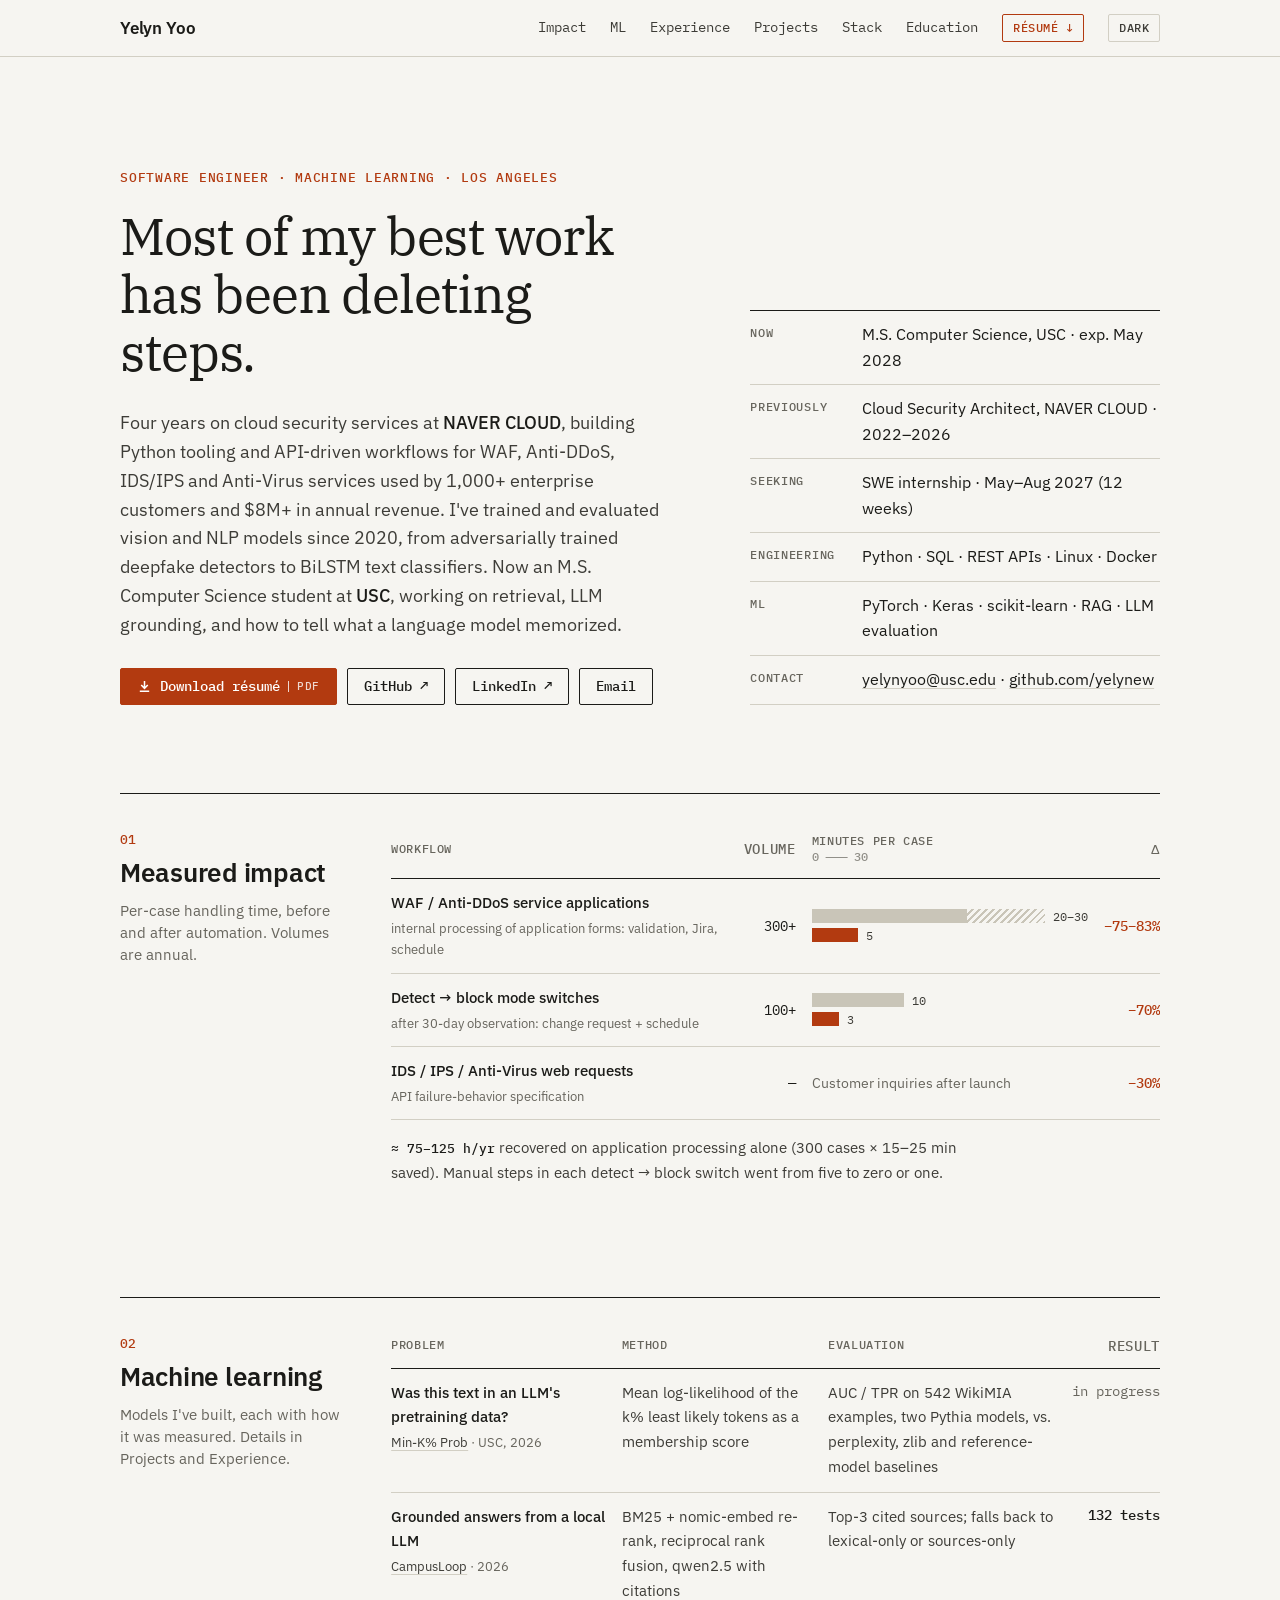
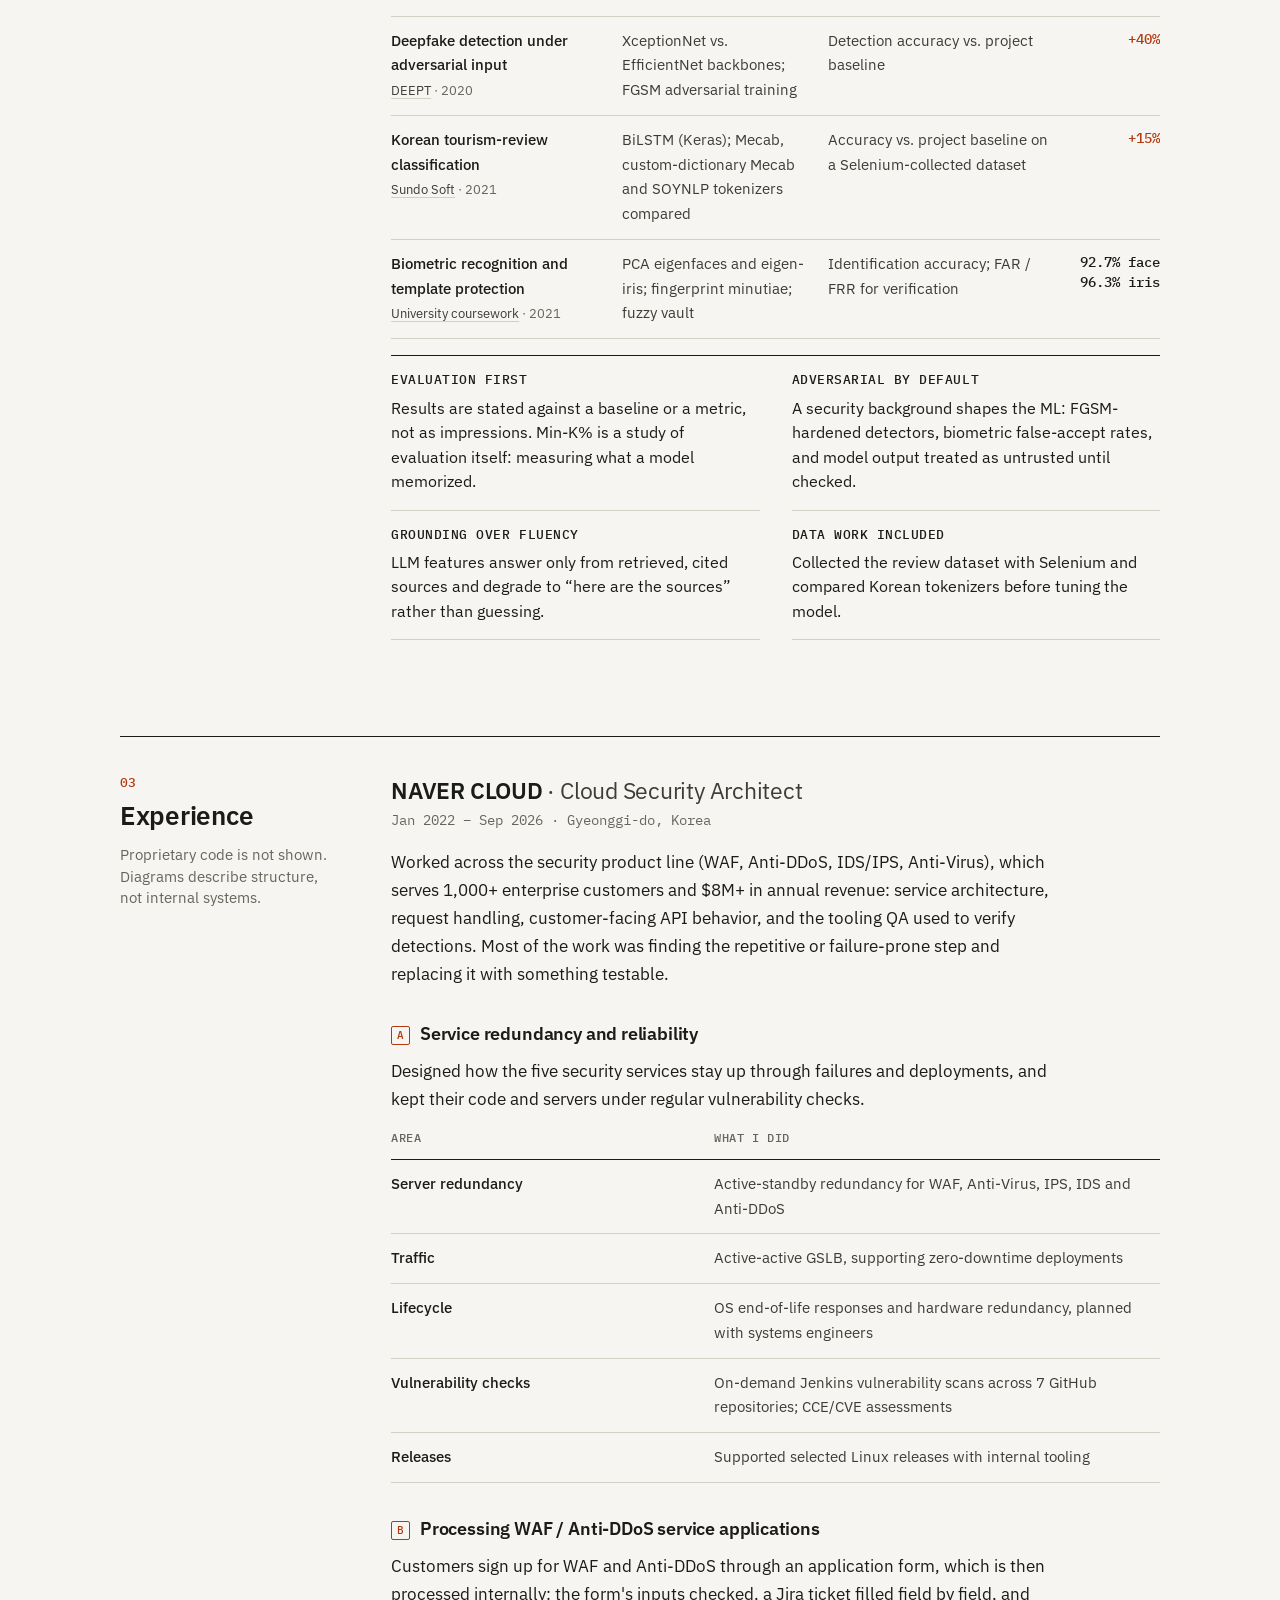
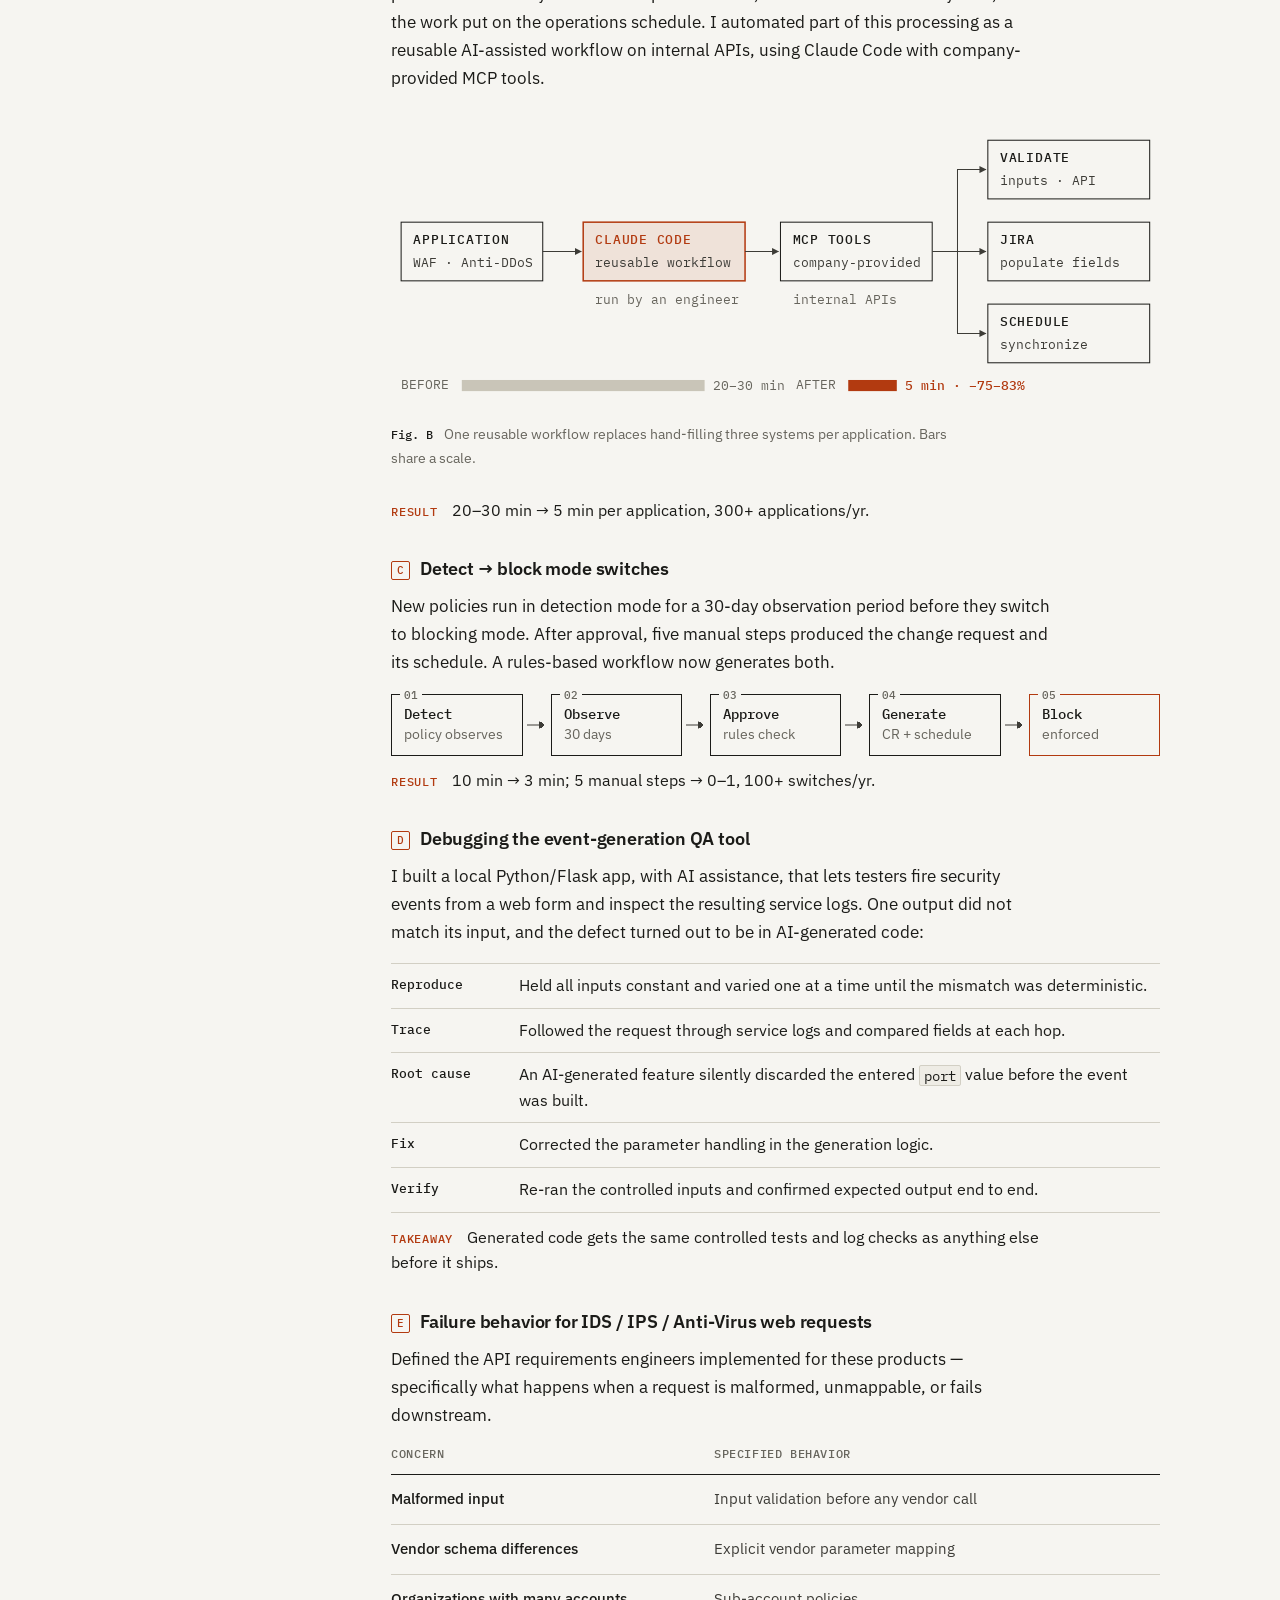
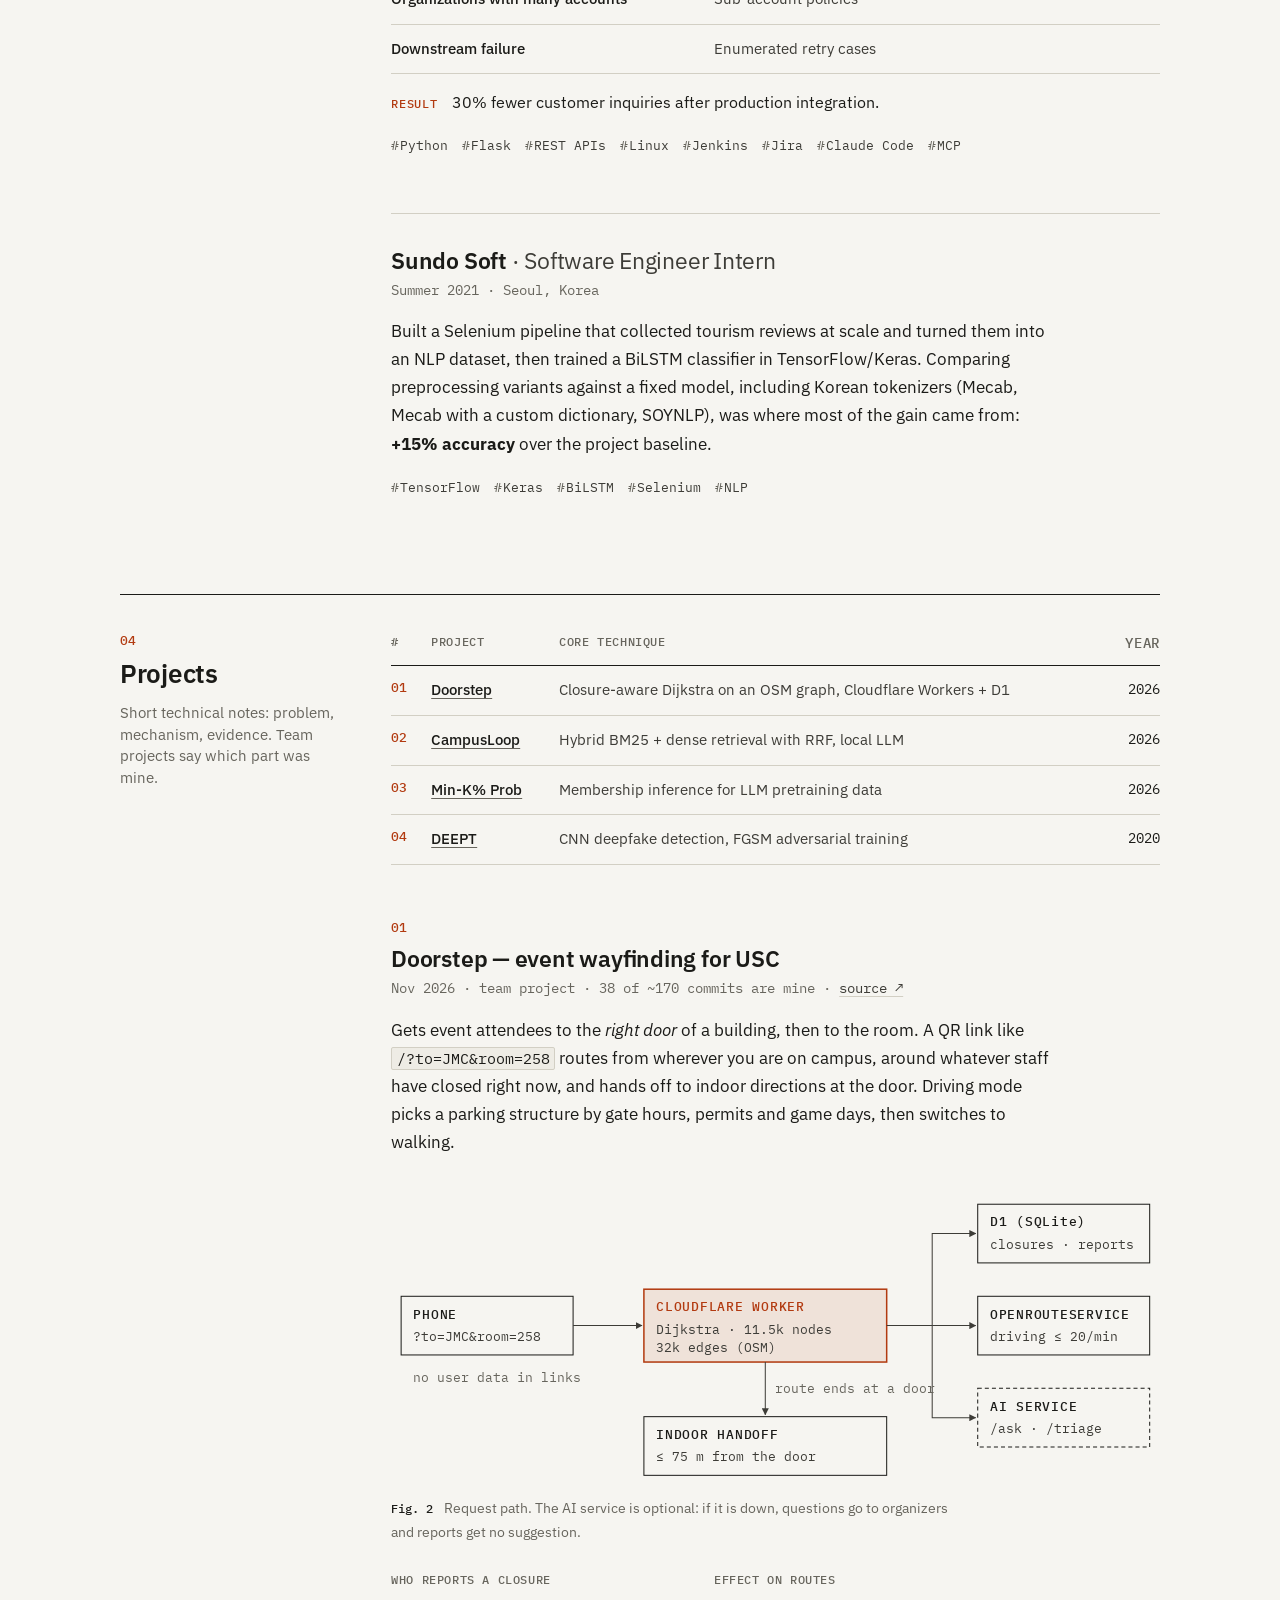
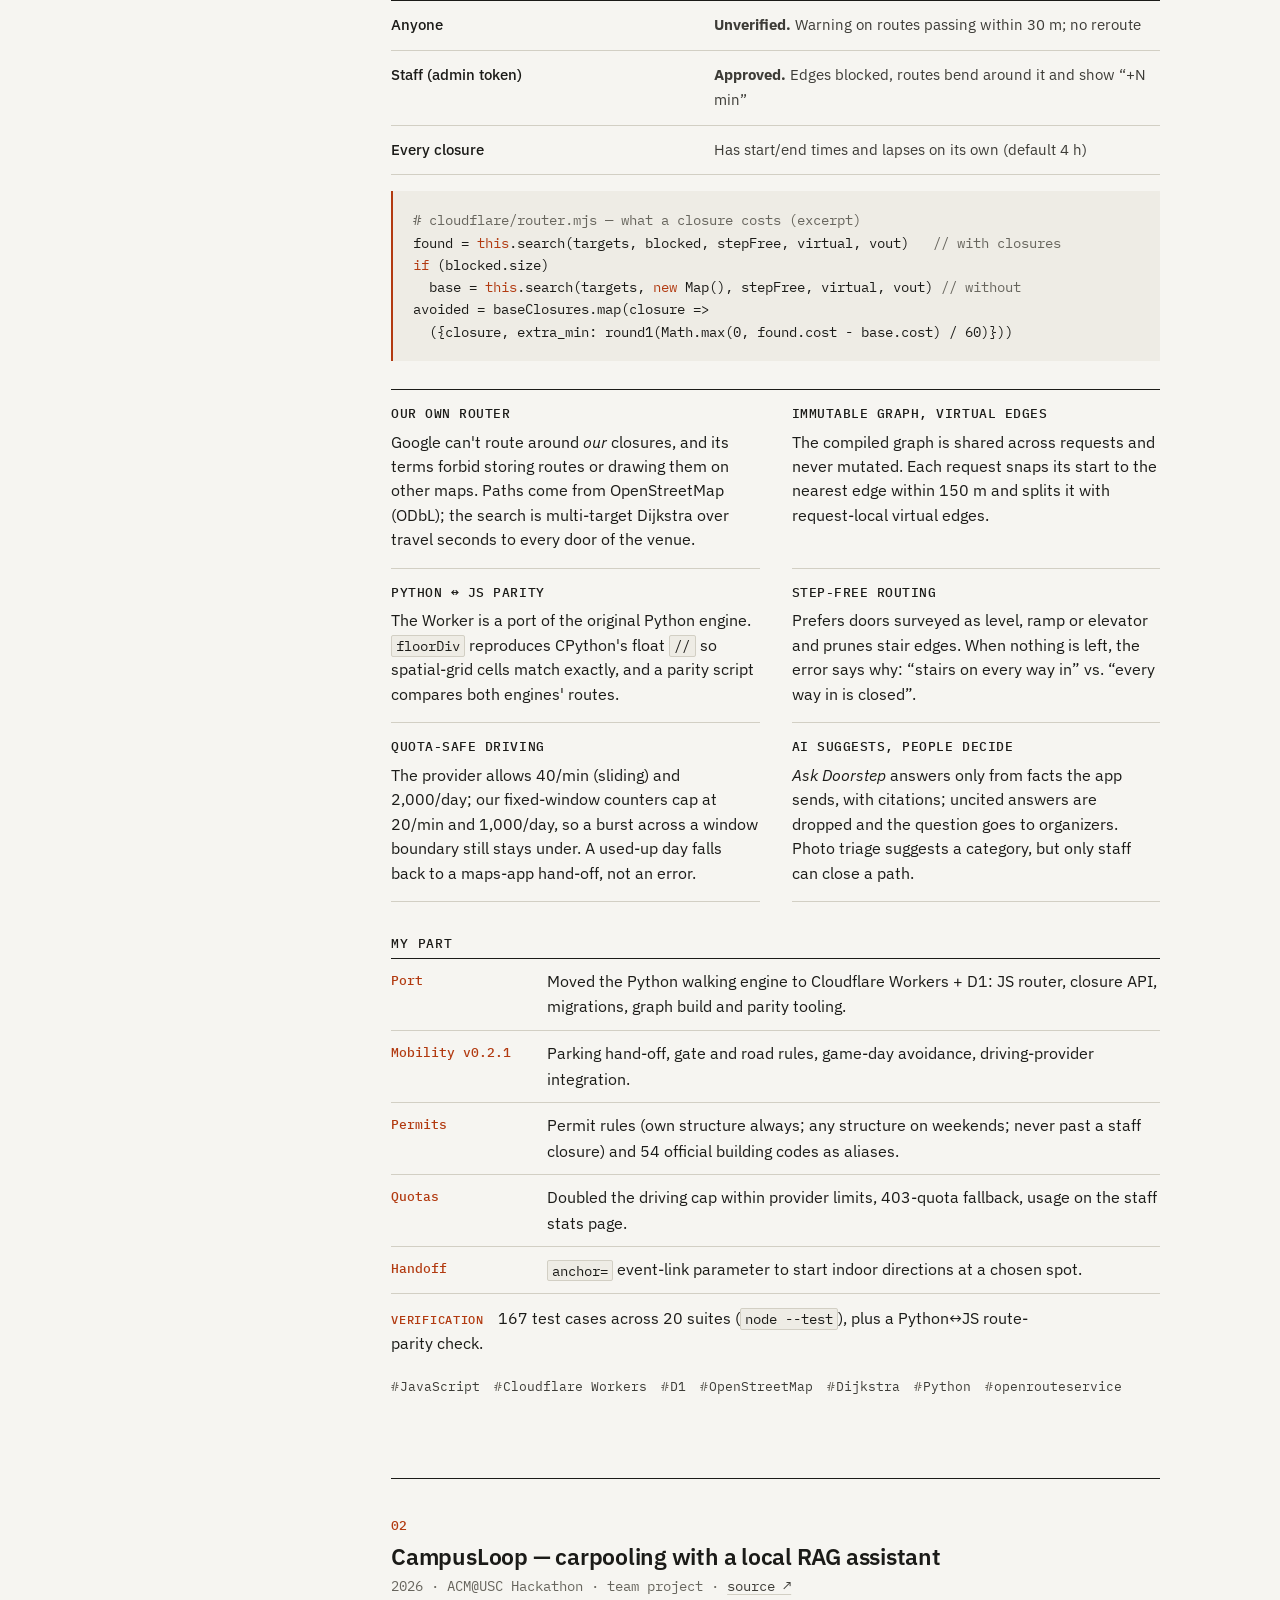
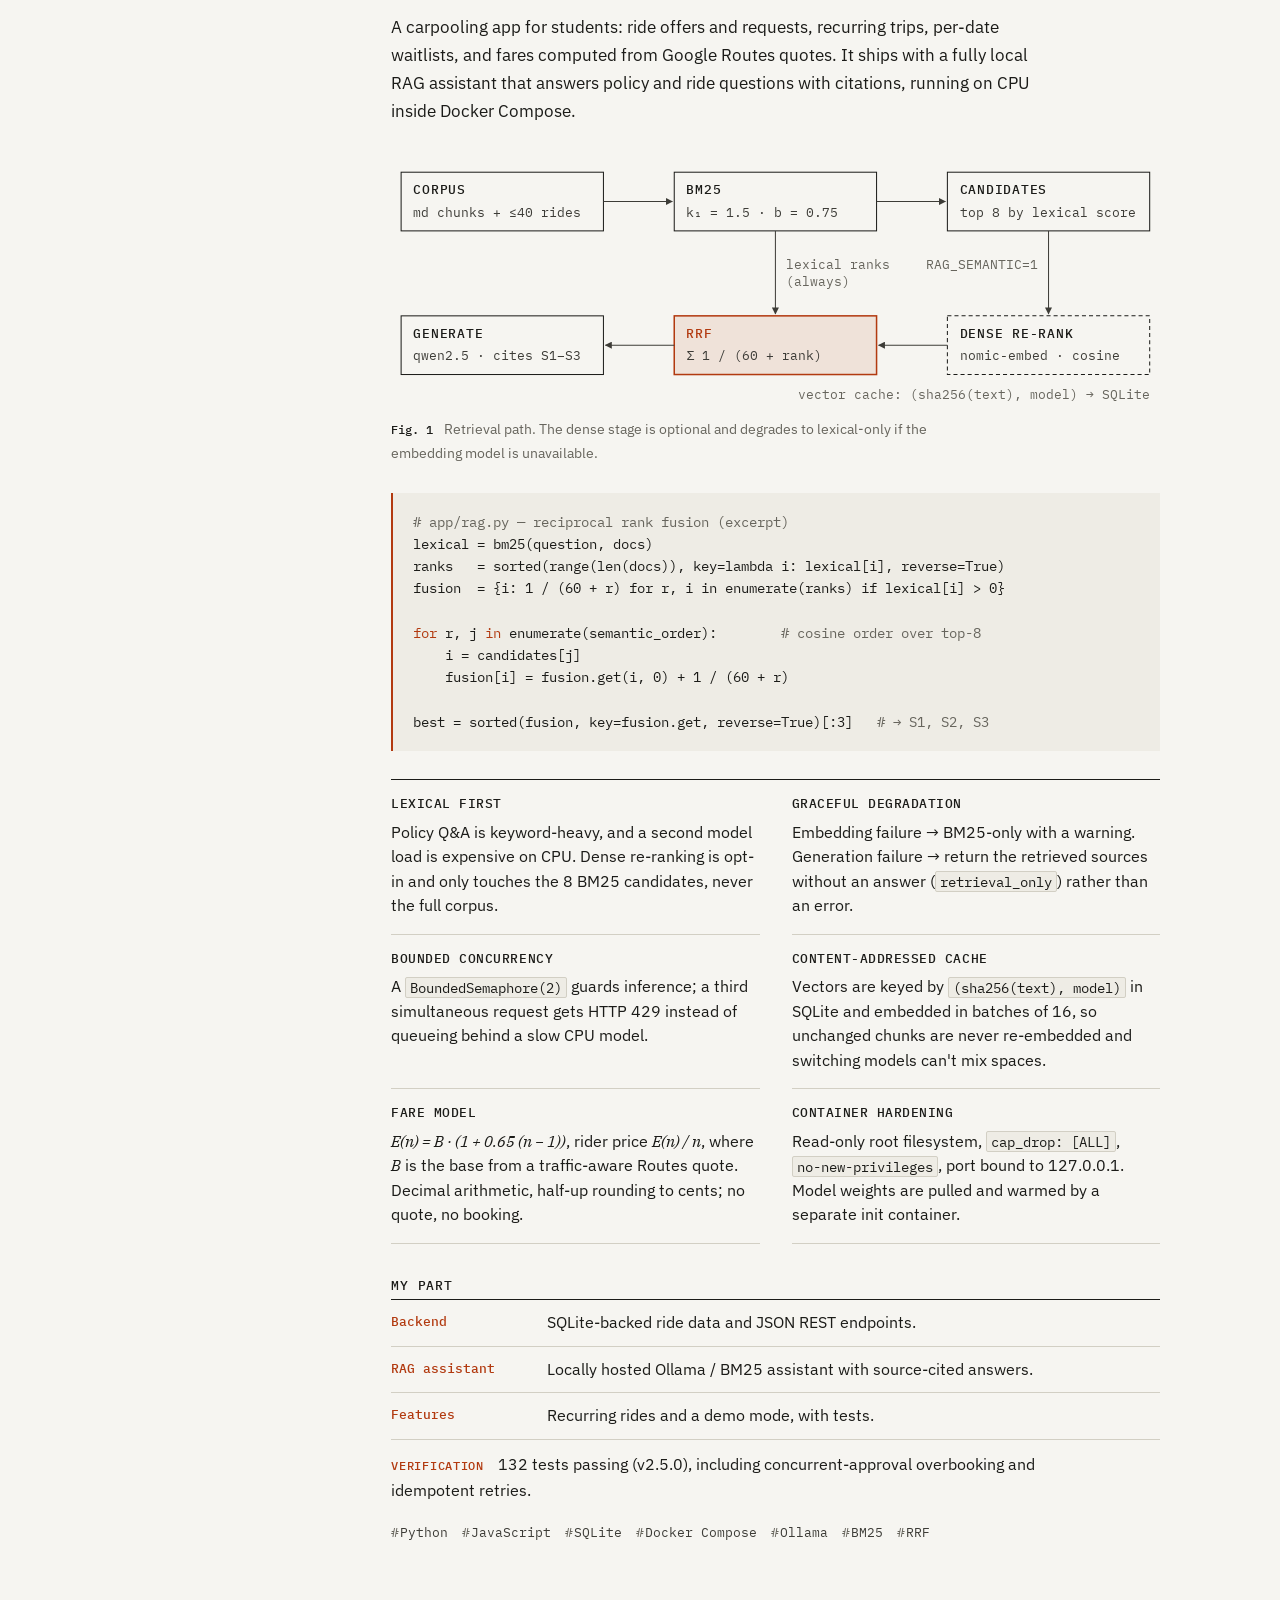
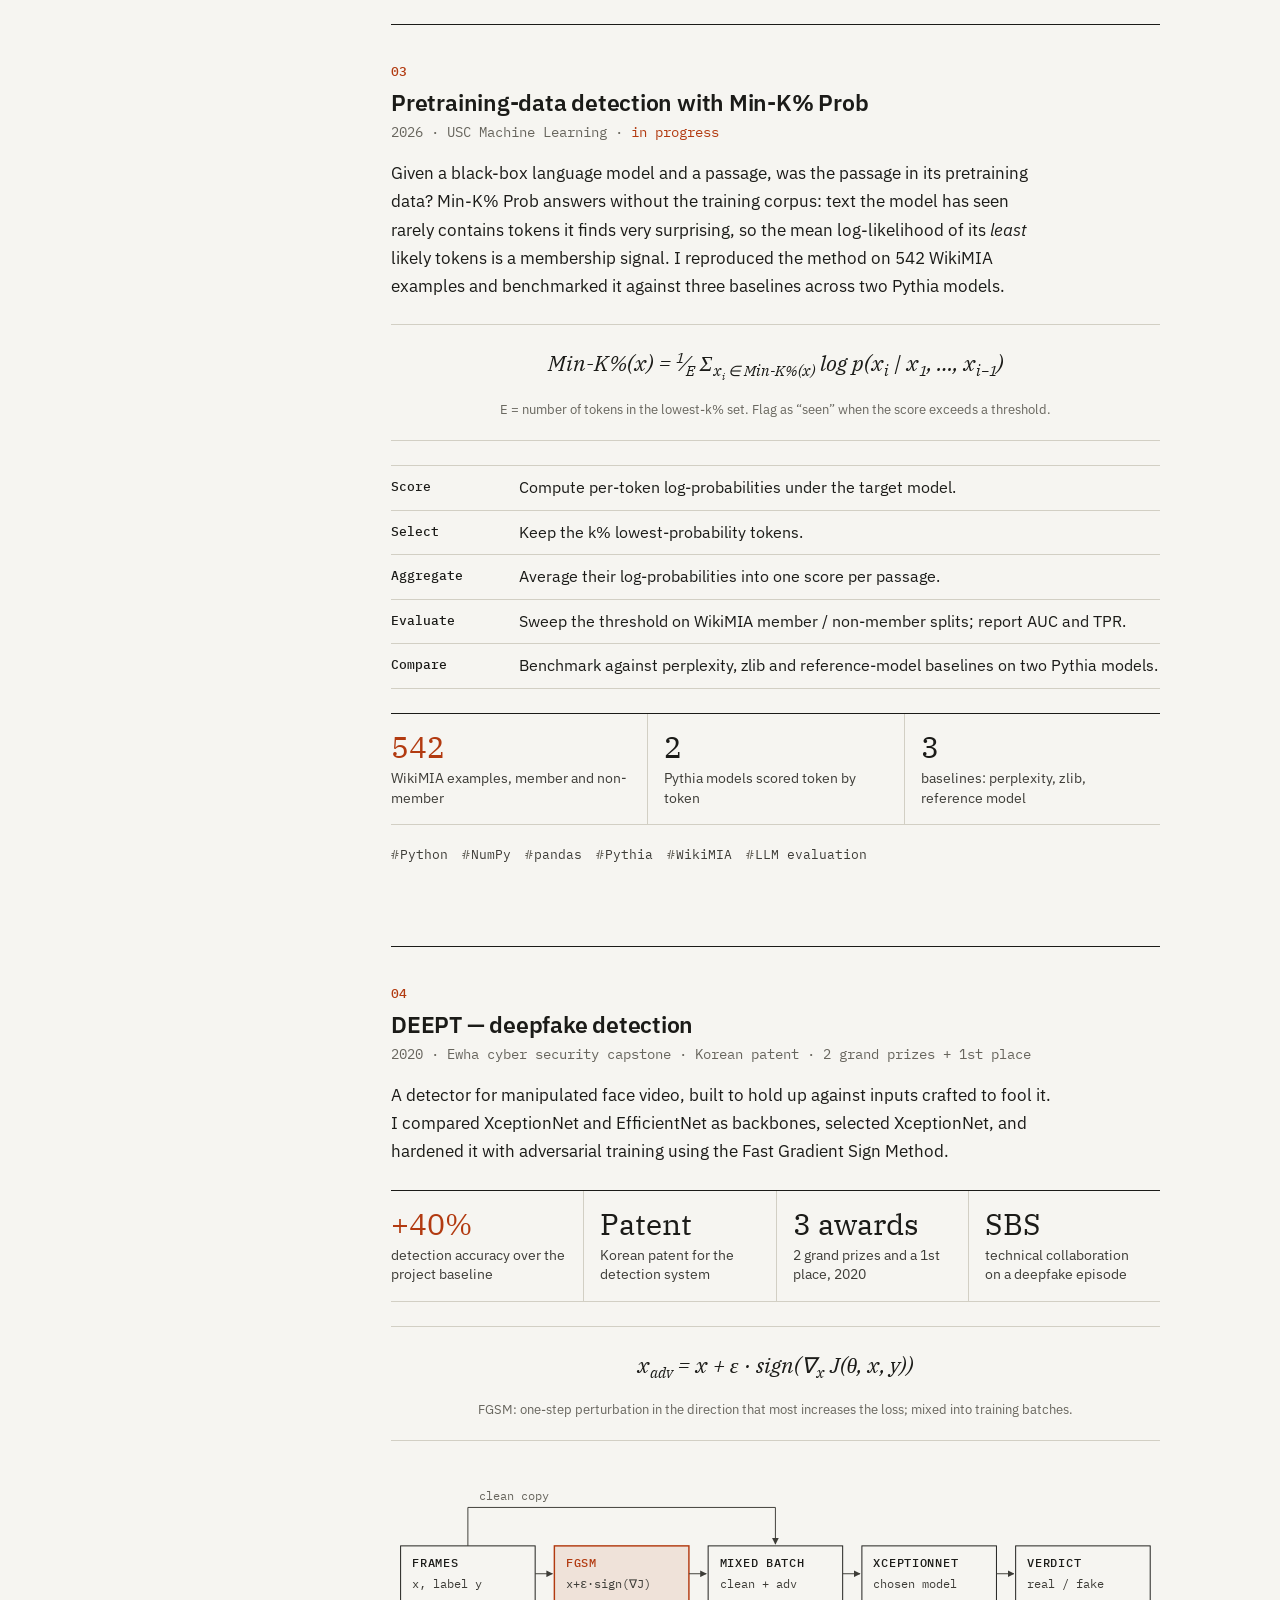
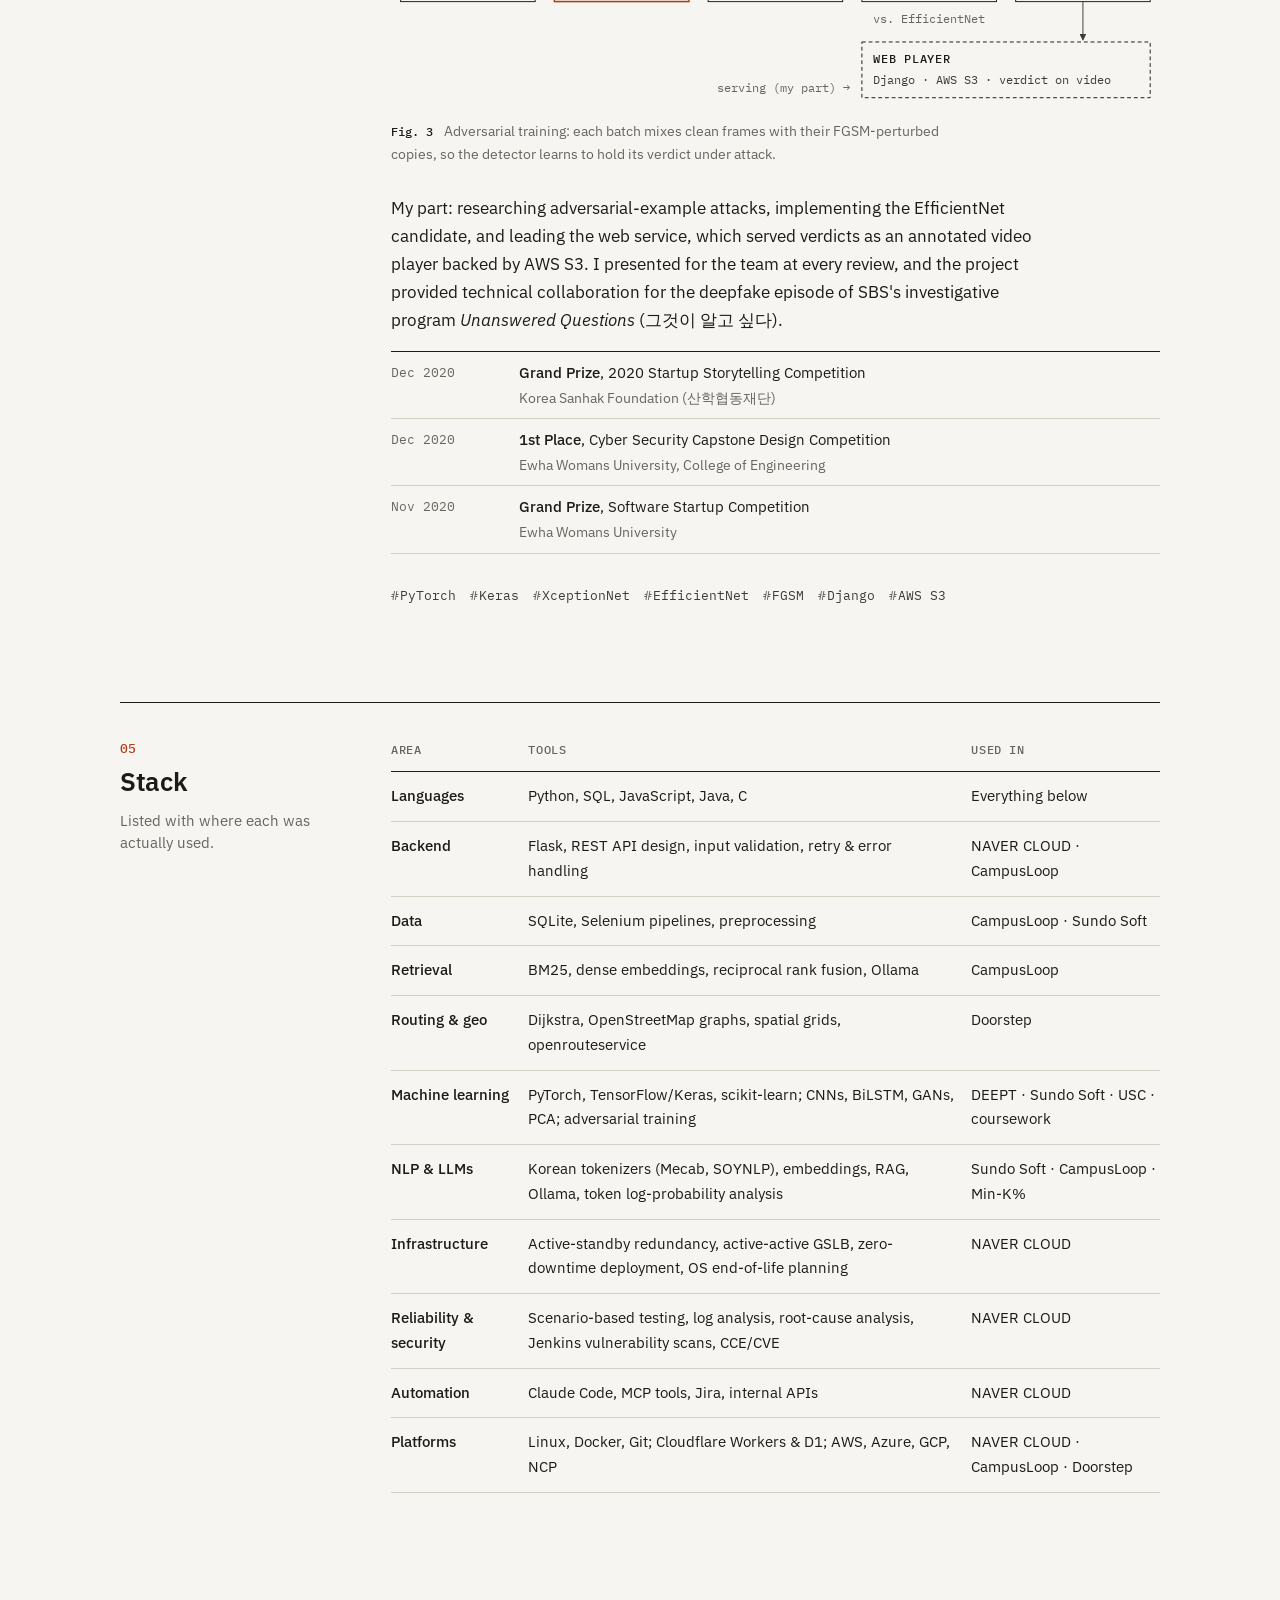
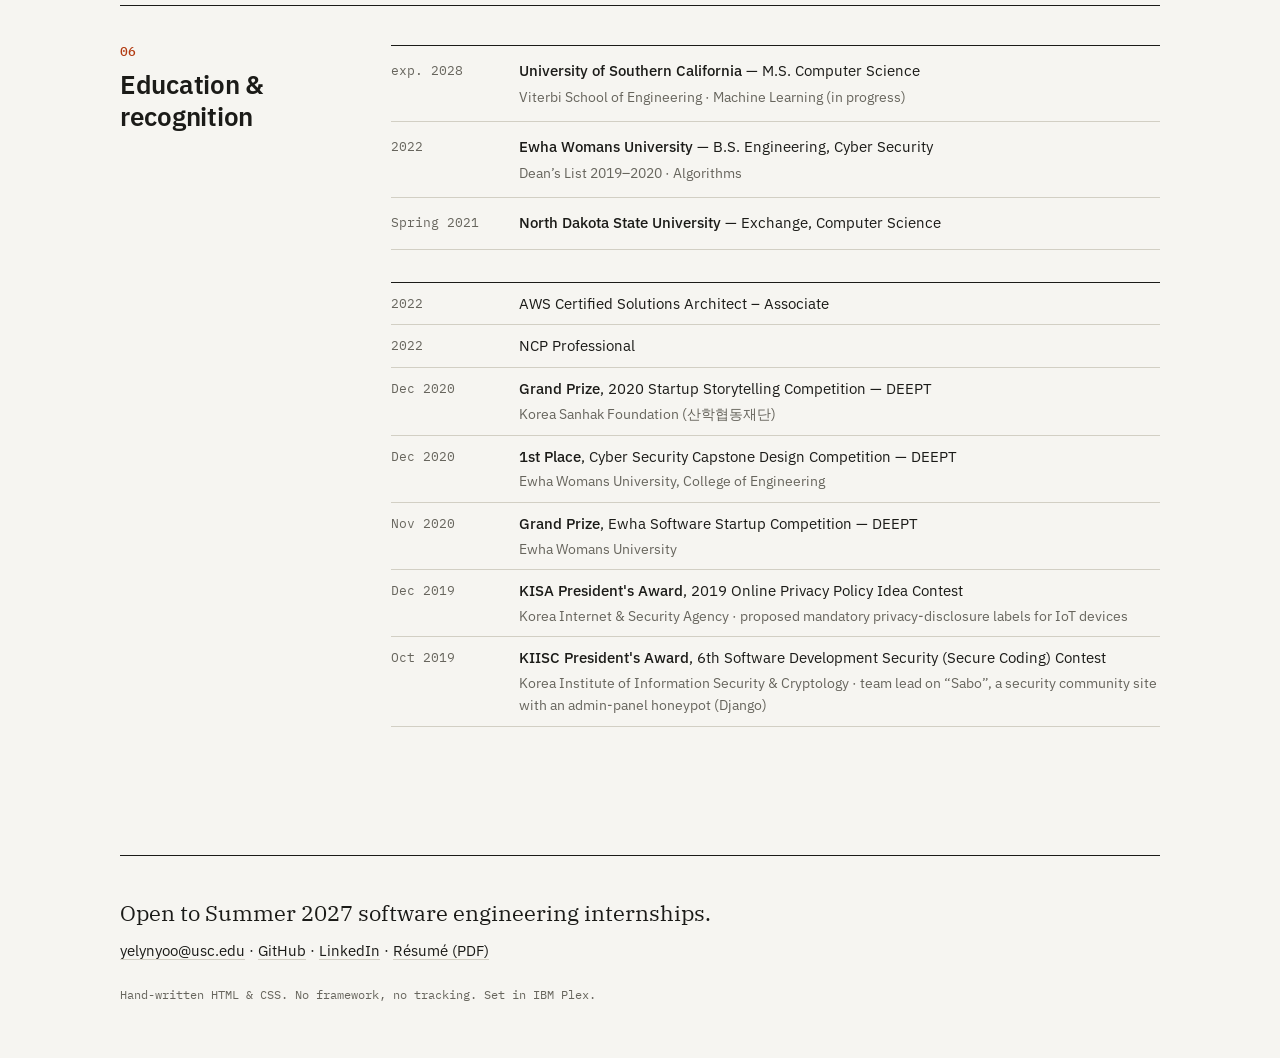
<file: index.html>
<!doctype html>
<html lang="en">
  <head>
    <meta charset="utf-8" />
    <meta name="viewport" content="width=device-width, initial-scale=1, viewport-fit=cover" />
    <meta
      name="description"
      content="Yelyn Yoo — USC Computer Science M.S. student and former NAVER CLOUD engineer. Cloud security automation, backend tooling, retrieval systems, and ML evaluation."
    />
    <meta name="author" content="Yelyn Yoo" />
    <meta name="theme-color" content="#f6f5f1" />
    <meta property="og:title" content="Yelyn Yoo — Software Engineer" />
    <meta
      property="og:description"
      content="Cloud security automation, backend tooling, retrieval systems, and ML evaluation."
    />
    <meta property="og:type" content="website" />
    <title>Yelyn Yoo — Software Engineer</title>
    <link rel="icon" href="assets/favicon.svg" type="image/svg+xml" />
    <link rel="manifest" href="manifest.webmanifest" />
    <link rel="apple-touch-icon" href="assets/apple-touch-icon.png" />
    <meta name="apple-mobile-web-app-capable" content="yes" />
    <meta name="apple-mobile-web-app-status-bar-style" content="default" />
    <meta name="apple-mobile-web-app-title" content="Yelyn Yoo" />
    <link rel="preconnect" href="https://fonts.googleapis.com" />
    <link rel="preconnect" href="https://fonts.gstatic.com" crossorigin />
    <link
      rel="stylesheet"
      href="https://fonts.googleapis.com/css2?family=IBM+Plex+Mono:wght@400;500&family=IBM+Plex+Sans:ital,wght@0,400;0,500;0,600;1,400&family=IBM+Plex+Serif:ital@0;1&display=swap"
    />
    <link rel="stylesheet" href="styles.css?v=20261122" />
    <script>
      (function () {
        try {
          var t = localStorage.getItem("yy-theme");
          if (t === "light" || t === "dark") document.documentElement.dataset.theme = t;
        } catch (e) {}
      })();
    </script>
    <script type="application/ld+json">
      {
        "@context": "https://schema.org",
        "@type": "Person",
        "name": "Yelyn Yoo",
        "email": "mailto:yelynyoo@usc.edu",
        "sameAs": ["https://www.linkedin.com/in/yelyn-yoo/", "https://github.com/yelynew"],
        "alumniOf": [
          { "@type": "CollegeOrUniversity", "name": "Ewha Womans University" },
          { "@type": "CollegeOrUniversity", "name": "North Dakota State University" }
        ],
        "affiliation": { "@type": "CollegeOrUniversity", "name": "University of Southern California" },
        "knowsAbout": [
          "Software Engineering",
          "Cloud Security",
          "Backend Development",
          "Information Retrieval",
          "Machine Learning Evaluation"
        ]
      }
    </script>
  </head>
  <body>
    <a class="skip-link" href="#main">Skip to content</a>

    <header class="site-header">
      <div class="wrap header-row">
        <a class="wordmark" href="#top">Yelyn Yoo</a>
        <nav class="site-nav" aria-label="Sections">
          <a href="#impact">Impact</a>
          <a href="#ml">ML</a>
          <a href="#experience">Experience</a>
          <a href="#projects">Projects</a>
          <a href="#stack">Stack</a>
          <a href="#education">Education</a>
        </nav>
        <a class="header-cv" href="assets/Yelyn_Yoo_Resume.pdf" download>Résumé ↓</a>
        <button class="theme-toggle" type="button" aria-label="Toggle color theme">
          <span class="theme-label">Theme</span>
        </button>
      </div>
    </header>

    <nav class="tabbar" aria-label="Quick navigation" hidden>
      <a href="#top">
        <svg viewBox="0 0 24 24" width="22" height="22" aria-hidden="true"><path d="M4 11 12 4l8 7v9h-5v-6H9v6H4z" /></svg>
        <span>Home</span>
      </a>
      <a href="#ml">
        <svg viewBox="0 0 24 24" width="22" height="22" aria-hidden="true"><circle cx="6" cy="7" r="2" /><circle cx="6" cy="17" r="2" /><circle cx="18" cy="12" r="2" /><path d="M8 7.5 16 11.5M8 16.5 16 12.5" /></svg>
        <span>ML</span>
      </a>
      <a href="#experience">
        <svg viewBox="0 0 24 24" width="22" height="22" aria-hidden="true"><rect x="3.5" y="7.5" width="17" height="12" rx="1.5" /><path d="M9 7.5V5h6v2.5M3.5 12.5h17" /></svg>
        <span>Work</span>
      </a>
      <a href="#projects">
        <svg viewBox="0 0 24 24" width="22" height="22" aria-hidden="true"><path d="m8 8-5 4 5 4M16 8l5 4-5 4M14 5l-4 14" /></svg>
        <span>Projects</span>
      </a>
      <a class="tab-cv" href="assets/Yelyn_Yoo_Resume.pdf" download>
        <svg viewBox="0 0 24 24" width="22" height="22" aria-hidden="true"><path d="M12 4v11M7.5 10.5 12 15l4.5-4.5M5 20h14" /></svg>
        <span>Résumé</span>
      </a>
    </nav>

    <main id="main">
      <!-- ───────────────────────── Intro ───────────────────────── -->
      <section class="intro wrap" id="top" aria-labelledby="intro-title">
        <div class="intro-text">
          <p class="kicker">Software Engineer · Machine Learning · Los Angeles</p>
          <h1 id="intro-title">
            Most of my best work has been deleting steps.
          </h1>
          <p class="lede">
            Four years on cloud security services at <strong>NAVER CLOUD</strong>, building
            Python tooling and API-driven workflows for WAF, Anti-DDoS, IDS/IPS and Anti-Virus
            services used by 1,000+ enterprise customers and $8M+ in annual revenue. I've trained and evaluated vision and NLP models
            since 2020, from adversarially trained deepfake detectors to BiLSTM text classifiers. Now an
            M.S. Computer Science student at <strong>USC</strong>, working on retrieval, LLM grounding, and
            how to tell what a language model memorized.
          </p>
          <div class="actions">
            <a class="btn btn-primary" href="assets/Yelyn_Yoo_Resume.pdf" download>
              <svg viewBox="0 0 16 16" width="15" height="15" aria-hidden="true"><path d="M8 2v8M4.5 6.5 8 10l3.5-3.5M3 13h10" /></svg>
              Download résumé <span class="btn-meta">PDF</span>
            </a>
            <a class="btn" href="https://github.com/yelynew" target="_blank" rel="noreferrer">GitHub <span aria-hidden="true">↗</span></a>
            <a class="btn" href="https://www.linkedin.com/in/yelyn-yoo/" target="_blank" rel="noreferrer">LinkedIn <span aria-hidden="true">↗</span></a>
            <a class="btn" href="mailto:yelynyoo@usc.edu">Email</a>
          </div>
        </div>

        <dl class="spec">
          <div><dt>Now</dt><dd>M.S. Computer Science, USC · exp. May 2028</dd></div>
          <div><dt>Previously</dt><dd>Cloud Security Architect, NAVER CLOUD · 2022–2026</dd></div>
          <div><dt>Seeking</dt><dd>SWE internship · May–Aug 2027 (12 weeks)</dd></div>
          <div><dt>Engineering</dt><dd>Python · SQL · REST APIs · Linux · Docker</dd></div>
          <div><dt>ML</dt><dd>PyTorch · Keras · scikit-learn · RAG · LLM evaluation</dd></div>
          <div>
            <dt>Contact</dt>
            <dd>
              <a href="mailto:yelynyoo@usc.edu">yelynyoo@usc.edu</a> ·
              <a href="https://github.com/yelynew" target="_blank" rel="noreferrer">github.com/yelynew</a>
            </dd>
          </div>
        </dl>
      </section>

      <!-- ───────────────────────── 01 Impact ───────────────────────── -->
      <section class="block wrap" id="impact" aria-labelledby="impact-title">
        <header class="block-head">
          <span class="block-no">01</span>
          <h2 id="impact-title">Measured impact</h2>
          <p class="block-note">Per-case handling time, before and after automation. Volumes are annual.</p>
        </header>

        <div class="block-body">
          <div class="table-scroll">
            <table class="impact">
              <thead>
                <tr>
                  <th scope="col">Workflow</th>
                  <th scope="col" class="num">Volume</th>
                  <th scope="col" class="chart-col">Minutes per case <span class="axis">0 ─── 30</span></th>
                  <th scope="col" class="num">Δ</th>
                </tr>
              </thead>
              <tbody>
                <tr>
                  <th scope="row">
                    WAF / Anti-DDoS service applications
                    <small>internal processing of application forms: validation, Jira, schedule</small>
                  </th>
                  <td class="num">300+</td>
                  <td>
                    <div class="bars" role="img" aria-label="Before: 20 to 30 minutes. After: 5 minutes.">
                      <div class="bar is-before"><i style="width: 66.67%"></i><i class="range" style="width: 33.33%"></i><em>20–30</em></div>
                      <div class="bar is-after"><i style="width: 16.67%"></i><em>5</em></div>
                    </div>
                  </td>
                  <td class="num delta">−75–83%</td>
                </tr>
                <tr>
                  <th scope="row">
                    Detect → block mode switches
                    <small>after 30-day observation: change request + schedule</small>
                  </th>
                  <td class="num">100+</td>
                  <td>
                    <div class="bars" role="img" aria-label="Before: 10 minutes. After: 3 minutes.">
                      <div class="bar is-before"><i style="width: 33.33%"></i><em>10</em></div>
                      <div class="bar is-after"><i style="width: 10%"></i><em>3</em></div>
                    </div>
                  </td>
                  <td class="num delta">−70%</td>
                </tr>
                <tr>
                  <th scope="row">
                    IDS / IPS / Anti-Virus web requests
                    <small>API failure-behavior specification</small>
                  </th>
                  <td class="num">—</td>
                  <td class="text-cell">Customer inquiries after launch</td>
                  <td class="num delta">−30%</td>
                </tr>
              </tbody>
            </table>
          </div>
          <p class="footnote">
            <span class="mono">≈ 75–125 h/yr</span> recovered on application processing alone
            (300 cases × 15–25 min saved). Manual steps in each detect → block switch went from five to
            zero or one.
          </p>
        </div>
      </section>

      <!-- ───────────────────────── 02 Machine learning ───────────────────────── -->
      <section class="block wrap" id="ml" aria-labelledby="ml-title">
        <header class="block-head">
          <span class="block-no">02</span>
          <h2 id="ml-title">Machine learning</h2>
          <p class="block-note">Models I've built, each with how it was measured. Details in Projects and Experience.</p>
        </header>

        <div class="block-body">
          <div class="table-scroll">
            <table class="ml">
              <thead>
                <tr>
                  <th scope="col">Problem</th>
                  <th scope="col">Method</th>
                  <th scope="col">Evaluation</th>
                  <th scope="col" class="num">Result</th>
                </tr>
              </thead>
              <tbody>
                <tr>
                  <th scope="row">Was this text in an LLM's pretraining data?<small><a href="#mink">Min-K% Prob</a> · USC, 2026</small></th>
                  <td>Mean log-likelihood of the k% least likely tokens as a membership score</td>
                  <td>AUC / TPR on 542 WikiMIA examples, two Pythia models, vs. perplexity, zlib and reference-model baselines</td>
                  <td class="num muted">in progress</td>
                </tr>
                <tr>
                  <th scope="row">Grounded answers from a local LLM<small><a href="#campusloop">CampusLoop</a> · 2026</small></th>
                  <td>BM25 + nomic-embed re-rank, reciprocal rank fusion, qwen2.5 with citations</td>
                  <td>Top-3 cited sources; falls back to lexical-only or sources-only</td>
                  <td class="num">132 tests</td>
                </tr>
                <tr>
                  <th scope="row">Deepfake detection under adversarial input<small><a href="#deept">DEEPT</a> · 2020</small></th>
                  <td>XceptionNet vs. EfficientNet backbones; FGSM adversarial training</td>
                  <td>Detection accuracy vs. project baseline</td>
                  <td class="num delta">+40%</td>
                </tr>
                <tr>
                  <th scope="row">Korean tourism-review classification<small><a href="#experience">Sundo Soft</a> · 2021</small></th>
                  <td>BiLSTM (Keras); Mecab, custom-dictionary Mecab and SOYNLP tokenizers compared</td>
                  <td>Accuracy vs. project baseline on a Selenium-collected dataset</td>
                  <td class="num delta">+15%</td>
                </tr>
                <tr>
                  <th scope="row">Biometric recognition and template protection<small><a href="https://github.com/yelynew/Biological-authentication-security-and-machine-learning" target="_blank" rel="noreferrer">University coursework</a> · 2021</small></th>
                  <td>PCA eigenfaces and eigen-iris; fingerprint minutiae; fuzzy vault</td>
                  <td>Identification accuracy; FAR / FRR for verification</td>
                  <td class="num">92.7% face<br />96.3% iris</td>
                </tr>
              </tbody>
            </table>
          </div>

          <dl class="decisions themes">
            <div>
              <dt>Evaluation first</dt>
              <dd>Results are stated against a baseline or a metric, not as impressions. Min-K% is a study of evaluation itself: measuring what a model memorized.</dd>
            </div>
            <div>
              <dt>Adversarial by default</dt>
              <dd>A security background shapes the ML: FGSM-hardened detectors, biometric false-accept rates, and model output treated as untrusted until checked.</dd>
            </div>
            <div>
              <dt>Grounding over fluency</dt>
              <dd>LLM features answer only from retrieved, cited sources and degrade to “here are the sources” rather than guessing.</dd>
            </div>
            <div>
              <dt>Data work included</dt>
              <dd>Collected the review dataset with Selenium and compared Korean tokenizers before tuning the model.</dd>
            </div>
          </dl>
        </div>
      </section>

      <!-- ───────────────────────── 03 Experience ───────────────────────── -->
      <section class="block wrap" id="experience" aria-labelledby="experience-title">
        <header class="block-head">
          <span class="block-no">03</span>
          <h2 id="experience-title">Experience</h2>
          <p class="block-note">Proprietary code is not shown. Diagrams describe structure, not internal systems.</p>
        </header>

        <div class="block-body">
          <article class="role">
            <header class="role-head">
              <h3>NAVER CLOUD <span>· Cloud Security Architect</span></h3>
              <p class="meta">Jan 2022 – Sep 2026 · Gyeonggi-do, Korea</p>
            </header>
            <p>
              Worked across the security product line (WAF, Anti-DDoS, IDS/IPS, Anti-Virus), which serves
              1,000+ enterprise customers and $8M+ in annual revenue: service architecture, request handling,
              customer-facing API behavior, and the tooling QA used to verify detections. Most of the work was
              finding the repetitive or failure-prone step and replacing it with something testable.
            </p>

            <div class="case">
              <h4><span class="case-id">A</span> Service redundancy and reliability</h4>
              <p>
                Designed how the five security services stay up through failures and deployments, and kept
                their code and servers under regular vulnerability checks.
              </p>
              <div class="table-scroll">
                <table class="spec-table">
                  <thead><tr><th scope="col">Area</th><th scope="col">What I did</th></tr></thead>
                  <tbody>
                    <tr><td>Server redundancy</td><td>Active-standby redundancy for WAF, Anti-Virus, IPS, IDS and Anti-DDoS</td></tr>
                    <tr><td>Traffic</td><td>Active-active GSLB, supporting zero-downtime deployments</td></tr>
                    <tr><td>Lifecycle</td><td>OS end-of-life responses and hardware redundancy, planned with systems engineers</td></tr>
                    <tr><td>Vulnerability checks</td><td>On-demand Jenkins vulnerability scans across 7 GitHub repositories; CCE/CVE assessments</td></tr>
                    <tr><td>Releases</td><td>Supported selected Linux releases with internal tooling</td></tr>
                  </tbody>
                </table>
              </div>
            </div>

            <div class="case">
              <h4><span class="case-id">B</span> Processing WAF / Anti-DDoS service applications</h4>
              <p>
                Customers sign up for WAF and Anti-DDoS through an application form, which is then
                processed internally: the form's inputs checked, a Jira ticket filled field by field, and
                the work put on the operations schedule. I automated part of this processing as a
                reusable AI-assisted workflow on internal APIs, using Claude Code with company-provided
                MCP tools.
              </p>
              <figure class="diagram">
                <svg viewBox="0 0 760 290" role="img" aria-labelledby="fig-a-t fig-a-d">
                  <title id="fig-a-t">AI-assisted application workflow</title>
                  <desc id="fig-a-d">An engineer runs a reusable Claude Code workflow on a WAF or Anti-DDoS application. Claude Code calls company-provided MCP tools, which reach internal APIs to validate inputs, populate Jira fields, and synchronize the schedule. Handling time drops from 20 to 30 minutes to 5 minutes.</desc>
                  <defs>
                    <marker id="arr-a" viewBox="0 0 10 10" refX="9" refY="5" markerWidth="7" markerHeight="7" orient="auto-start-reverse">
                      <path d="M0 0 L10 5 L0 10 z" class="d-head" />
                    </marker>
                  </defs>
                  <g class="d-box"><rect x="10" y="101" width="140" height="58" /><text x="22" y="123" class="d-k">APPLICATION</text><text x="22" y="145">WAF · Anti-DDoS</text></g>
                  <g class="d-box d-acc"><rect x="190" y="101" width="160" height="58" /><text x="202" y="123" class="d-k">CLAUDE CODE</text><text x="202" y="145">reusable workflow</text></g>
                  <g class="d-box"><rect x="385" y="101" width="150" height="58" /><text x="397" y="123" class="d-k">MCP TOOLS</text><text x="397" y="145">company-provided</text></g>
                  <g class="d-box"><rect x="590" y="20" width="160" height="58" /><text x="602" y="42" class="d-k">VALIDATE</text><text x="602" y="64">inputs · API</text></g>
                  <g class="d-box"><rect x="590" y="101" width="160" height="58" /><text x="602" y="123" class="d-k">JIRA</text><text x="602" y="145">populate fields</text></g>
                  <g class="d-box"><rect x="590" y="182" width="160" height="58" /><text x="602" y="204" class="d-k">SCHEDULE</text><text x="602" y="226">synchronize</text></g>
                  <line x1="150" y1="130" x2="188" y2="130" class="d-edge" marker-end="url(#arr-a)" />
                  <line x1="350" y1="130" x2="383" y2="130" class="d-edge" marker-end="url(#arr-a)" />
                  <path d="M535 130 H560 V49 H588" class="d-edge" fill="none" marker-end="url(#arr-a)" />
                  <line x1="560" y1="130" x2="588" y2="130" class="d-edge" marker-end="url(#arr-a)" />
                  <path d="M560 130 V211 H588" class="d-edge" fill="none" marker-end="url(#arr-a)" />
                  <text x="202" y="182" class="d-note">run by an engineer</text>
                  <text x="397" y="182" class="d-note">internal APIs</text>
                  <!-- before / after -->
                  <text x="10" y="266" class="d-note">BEFORE</text>
                  <rect x="70" y="257" width="240" height="11" class="d-bar-before" />
                  <text x="318" y="267" class="d-note">20–30 min</text>
                  <text x="400" y="266" class="d-note">AFTER</text>
                  <rect x="452" y="257" width="48" height="11" class="d-bar-after" />
                  <text x="508" y="267" class="d-note d-strong">5 min · −75–83%</text>
                </svg>
                <figcaption><span>Fig. B</span> One reusable workflow replaces hand-filling three systems per application. Bars share a scale.</figcaption>
              </figure>
              <p class="result"><span>Result</span> 20–30 min → 5 min per application, 300+ applications/yr.</p>
            </div>

            <div class="case">
              <h4><span class="case-id">C</span> Detect → block mode switches</h4>
              <p>
                New policies run in detection mode for a 30-day observation period before they switch to
                blocking mode. After approval, five manual steps produced the change request and its
                schedule. A rules-based workflow now generates both.
              </p>
              <ol class="flow" aria-label="Detect to block switch flow">
                <li><b>Detect</b><span>policy observes</span></li>
                <li><b>Observe</b><span>30 days</span></li>
                <li><b>Approve</b><span>rules check</span></li>
                <li><b>Generate</b><span>CR + schedule</span></li>
                <li><b>Block</b><span>enforced</span></li>
              </ol>
              <p class="result"><span>Result</span> 10 min → 3 min; 5 manual steps → 0–1, 100+ switches/yr.</p>
            </div>

            <div class="case">
              <h4><span class="case-id">D</span> Debugging the event-generation QA tool</h4>
              <p>
                I built a local Python/Flask app, with AI assistance, that lets testers fire security events
                from a web form and inspect the resulting service logs. One output did not match its input,
                and the defect turned out to be in AI-generated code:
              </p>
              <ol class="steps">
                <li><span>Reproduce</span><div>Held all inputs constant and varied one at a time until the mismatch was deterministic.</div></li>
                <li><span>Trace</span><div>Followed the request through service logs and compared fields at each hop.</div></li>
                <li><span>Root cause</span><div>An AI-generated feature silently discarded the entered <code>port</code> value before the event was built.</div></li>
                <li><span>Fix</span><div>Corrected the parameter handling in the generation logic.</div></li>
                <li><span>Verify</span><div>Re-ran the controlled inputs and confirmed expected output end to end.</div></li>
              </ol>
              <p class="result"><span>Takeaway</span> Generated code gets the same controlled tests and log checks as anything else before it ships.</p>
            </div>

            <div class="case">
              <h4><span class="case-id">E</span> Failure behavior for IDS / IPS / Anti-Virus web requests</h4>
              <p>
                Defined the API requirements engineers implemented for these products — specifically
                what happens when a request is malformed, unmappable, or fails downstream.
              </p>
              <div class="table-scroll">
                <table class="spec-table">
                  <thead><tr><th scope="col">Concern</th><th scope="col">Specified behavior</th></tr></thead>
                  <tbody>
                    <tr><td>Malformed input</td><td>Input validation before any vendor call</td></tr>
                    <tr><td>Vendor schema differences</td><td>Explicit vendor parameter mapping</td></tr>
                    <tr><td>Organizations with many accounts</td><td>Sub-account policies</td></tr>
                    <tr><td>Downstream failure</td><td>Enumerated retry cases</td></tr>
                  </tbody>
                </table>
              </div>
              <p class="result"><span>Result</span> 30% fewer customer inquiries after production integration.</p>
            </div>

            <ul class="tags" aria-label="Technologies">
              <li>Python</li><li>Flask</li><li>REST APIs</li><li>Linux</li><li>Jenkins</li><li>Jira</li><li>Claude Code</li><li>MCP</li>
            </ul>
          </article>

          <article class="role">
            <header class="role-head">
              <h3>Sundo Soft <span>· Software Engineer Intern</span></h3>
              <p class="meta">Summer 2021 · Seoul, Korea</p>
            </header>
            <p>
              Built a Selenium pipeline that collected tourism reviews at scale and turned them into an
              NLP dataset, then trained a BiLSTM classifier in TensorFlow/Keras. Comparing preprocessing
              variants against a fixed model, including Korean tokenizers (Mecab, Mecab with a custom
              dictionary, SOYNLP), was where most of the gain came from:
              <strong>+15% accuracy</strong> over the project baseline.
            </p>
            <ul class="tags" aria-label="Technologies">
              <li>TensorFlow</li><li>Keras</li><li>BiLSTM</li><li>Selenium</li><li>NLP</li>
            </ul>
          </article>
        </div>
      </section>

      <!-- ───────────────────────── 03 Projects ───────────────────────── -->
      <section class="block wrap" id="projects" aria-labelledby="projects-title">
        <header class="block-head">
          <span class="block-no">04</span>
          <h2 id="projects-title">Projects</h2>
          <p class="block-note">Short technical notes: problem, mechanism, evidence. Team projects say which part was mine.</p>
        </header>

        <div class="block-body">
          <!-- Project index -->
          <div class="table-scroll">
            <table class="proj-index">
              <thead>
                <tr><th scope="col">#</th><th scope="col">Project</th><th scope="col">Core technique</th><th scope="col" class="num">Year</th></tr>
              </thead>
              <tbody>
                <tr><td class="idx">01</td><th scope="row"><a href="#doorstep">Doorstep</a></th><td>Closure-aware Dijkstra on an OSM graph, Cloudflare Workers + D1</td><td class="num">2026</td></tr>
                <tr><td class="idx">02</td><th scope="row"><a href="#campusloop">CampusLoop</a></th><td>Hybrid BM25 + dense retrieval with RRF, local LLM</td><td class="num">2026</td></tr>
                <tr><td class="idx">03</td><th scope="row"><a href="#mink">Min-K% Prob</a></th><td>Membership inference for LLM pretraining data</td><td class="num">2026</td></tr>
                <tr><td class="idx">04</td><th scope="row"><a href="#deept">DEEPT</a></th><td>CNN deepfake detection, FGSM adversarial training</td><td class="num">2020</td></tr>
              </tbody>
            </table>
          </div>

          <!-- Doorstep -->
          <article class="project" id="doorstep">
            <header class="project-head">
              <p class="proj-no">01</p>
              <h3>Doorstep — event wayfinding for USC</h3>
              <p class="meta">
                Nov 2026 · team project · 38 of ~170 commits are mine ·
                <a href="https://github.com/vinayaktiwariug20/AIatUSC" target="_blank" rel="noreferrer">source ↗</a>
              </p>
            </header>
            <p>
              Gets event attendees to the <em>right door</em> of a building, then to the room. A QR link like
              <code>/?to=JMC&amp;room=258</code> routes from wherever you are on campus, around whatever staff
              have closed right now, and hands off to indoor directions at the door. Driving mode picks a
              parking structure by gate hours, permits and game days, then switches to walking.
            </p>

            <figure class="diagram">
              <svg viewBox="0 0 760 300" role="img" aria-labelledby="fig2-t fig2-d">
                <title id="fig2-t">Doorstep architecture</title>
                <desc id="fig2-d">A phone opens an event link. A Cloudflare Worker runs Dijkstra on a compiled OpenStreetMap graph, reading closures and reports from D1, calling openrouteservice for driving and a separate AI service for questions and photo triage. Within 75 metres of the door, the route hands off to indoor navigation.</desc>
                <defs>
                  <marker id="arr2" viewBox="0 0 10 10" refX="9" refY="5" markerWidth="7" markerHeight="7" orient="auto-start-reverse">
                    <path d="M0 0 L10 5 L0 10 z" class="d-head" />
                  </marker>
                </defs>
                <g class="d-box"><rect x="10" y="111" width="170" height="58" /><text x="22" y="133" class="d-k">PHONE</text><text x="22" y="155">?to=JMC&amp;room=258</text></g>
                <g class="d-box d-acc"><rect x="250" y="104" width="240" height="72" /><text x="262" y="126" class="d-k">CLOUDFLARE WORKER</text><text x="262" y="148">Dijkstra · 11.5k nodes</text><text x="262" y="166">32k edges (OSM)</text></g>
                <g class="d-box"><rect x="580" y="20" width="170" height="58" /><text x="592" y="42" class="d-k">D1 (SQLite)</text><text x="592" y="64">closures · reports</text></g>
                <g class="d-box"><rect x="580" y="111" width="170" height="58" /><text x="592" y="133" class="d-k">OPENROUTESERVICE</text><text x="592" y="155">driving ≤ 20/min</text></g>
                <g class="d-box d-opt"><rect x="580" y="202" width="170" height="58" /><text x="592" y="224" class="d-k">AI SERVICE</text><text x="592" y="246">/ask · /triage</text></g>
                <g class="d-box"><rect x="250" y="230" width="240" height="58" /><text x="262" y="252" class="d-k">INDOOR HANDOFF</text><text x="262" y="274">≤ 75 m from the door</text></g>
                <line x1="180" y1="140" x2="248" y2="140" class="d-edge" marker-end="url(#arr2)" />
                <path d="M490 140 H535 V49 H578" class="d-edge" fill="none" marker-end="url(#arr2)" />
                <line x1="535" y1="140" x2="578" y2="140" class="d-edge" marker-end="url(#arr2)" />
                <path d="M535 140 V231 H578" class="d-edge" fill="none" marker-end="url(#arr2)" />
                <line x1="370" y1="176" x2="370" y2="228" class="d-edge" marker-end="url(#arr2)" />
                <text x="380" y="207" class="d-note">route ends at a door</text>
                <text x="22" y="196" class="d-note">no user data in links</text>
              </svg>
              <figcaption><span>Fig. 2</span> Request path. The AI service is optional: if it is down, questions go to organizers and reports get no suggestion.</figcaption>
            </figure>

            <div class="table-scroll">
              <table class="spec-table">
                <thead><tr><th scope="col">Who reports a closure</th><th scope="col">Effect on routes</th></tr></thead>
                <tbody>
                  <tr><td>Anyone</td><td><strong>Unverified.</strong> Warning on routes passing within 30 m; no reroute</td></tr>
                  <tr><td>Staff (admin token)</td><td><strong>Approved.</strong> Edges blocked, routes bend around it and show “+N min”</td></tr>
                  <tr><td>Every closure</td><td>Has start/end times and lapses on its own (default 4 h)</td></tr>
                </tbody>
              </table>
            </div>

            <pre class="code" aria-label="Pricing a closure, excerpt from cloudflare/router.mjs"><code><span class="c"># cloudflare/router.mjs — what a closure costs (excerpt)</span>
found = <span class="k">this</span>.search(targets, blocked, stepFree, virtual, vout)   <span class="c">// with closures</span>
<span class="k">if</span> (blocked.size)
  base = <span class="k">this</span>.search(targets, <span class="k">new</span> Map(), stepFree, virtual, vout) <span class="c">// without</span>
avoided = baseClosures.map(closure =&gt;
  ({closure, extra_min: round1(Math.max(0, found.cost - base.cost) / 60)}))</code></pre>

            <dl class="decisions">
              <div>
                <dt>Our own router</dt>
                <dd>
                  Google can't route around <em>our</em> closures, and its terms forbid storing routes or drawing
                  them on other maps. Paths come from OpenStreetMap (ODbL); the search is multi-target Dijkstra
                  over travel seconds to every door of the venue.
                </dd>
              </div>
              <div>
                <dt>Immutable graph, virtual edges</dt>
                <dd>
                  The compiled graph is shared across requests and never mutated. Each request snaps its start to
                  the nearest edge within 150 m and splits it with request-local virtual edges.
                </dd>
              </div>
              <div>
                <dt>Python ↔ JS parity</dt>
                <dd>
                  The Worker is a port of the original Python engine. <code>floorDiv</code> reproduces CPython's
                  float <code>//</code> so spatial-grid cells match exactly, and a parity script compares both
                  engines' routes.
                </dd>
              </div>
              <div>
                <dt>Step-free routing</dt>
                <dd>
                  Prefers doors surveyed as level, ramp or elevator and prunes stair edges. When nothing is left,
                  the error says why: “stairs on every way in” vs. “every way in is closed”.
                </dd>
              </div>
              <div>
                <dt>Quota-safe driving</dt>
                <dd>
                  The provider allows 40/min (sliding) and 2,000/day; our fixed-window counters cap at 20/min and
                  1,000/day, so a burst across a window boundary still stays under. A used-up day falls back to
                  a maps-app hand-off, not an error.
                </dd>
              </div>
              <div>
                <dt>AI suggests, people decide</dt>
                <dd>
                  <em>Ask Doorstep</em> answers only from facts the app sends, with citations; uncited answers
                  are dropped and the question goes to organizers. Photo triage suggests a category, but only
                  staff can close a path.
                </dd>
              </div>
            </dl>

            <h4 class="sub">My part</h4>
            <ul class="contrib">
              <li><span>Port</span><div>Moved the Python walking engine to Cloudflare Workers + D1: JS router, closure API, migrations, graph build and parity tooling.</div></li>
              <li><span>Mobility v0.2.1</span><div>Parking hand-off, gate and road rules, game-day avoidance, driving-provider integration.</div></li>
              <li><span>Permits</span><div>Permit rules (own structure always; any structure on weekends; never past a staff closure) and 54 official building codes as aliases.</div></li>
              <li><span>Quotas</span><div>Doubled the driving cap within provider limits, 403-quota fallback, usage on the staff stats page.</div></li>
              <li><span>Handoff</span><div><code>anchor=</code> event-link parameter to start indoor directions at a chosen spot.</div></li>
            </ul>
            <p class="result"><span>Verification</span> 167 test cases across 20 suites (<code>node --test</code>), plus a Python↔JS route-parity check.</p>
            <ul class="tags" aria-label="Technologies">
              <li>JavaScript</li><li>Cloudflare Workers</li><li>D1</li><li>OpenStreetMap</li><li>Dijkstra</li><li>Python</li><li>openrouteservice</li>
            </ul>
          </article>

          <!-- CampusLoop -->
          <article class="project" id="campusloop">
            <header class="project-head">
              <p class="proj-no">02</p>
              <h3>CampusLoop — carpooling with a local RAG assistant</h3>
              <p class="meta">
                2026 · ACM@USC Hackathon · team project ·
                <a href="https://github.com/Orzzzzzn/CampusLoop" target="_blank" rel="noreferrer">source ↗</a>
              </p>
            </header>
            <p>
              A carpooling app for students: ride offers and requests, recurring trips, per-date waitlists,
              and fares computed from Google Routes quotes. It ships with a fully local RAG assistant that
              answers policy and ride questions with citations, running on CPU inside Docker Compose.
            </p>

            <figure class="diagram">
              <svg viewBox="0 0 760 252" role="img" aria-labelledby="fig1-t fig1-d">
                <title id="fig1-t">CampusLoop retrieval pipeline</title>
                <desc id="fig1-d">Corpus of policy chunks and up to 40 rides is scored with BM25. The top 8 candidates are optionally re-ranked by embedding cosine similarity. Both rankings are fused with reciprocal rank fusion, and the top 3 sources are passed to a local Qwen model with citations.</desc>
                <defs>
                  <marker id="arr" viewBox="0 0 10 10" refX="9" refY="5" markerWidth="7" markerHeight="7" orient="auto-start-reverse">
                    <path d="M0 0 L10 5 L0 10 z" class="d-head" />
                  </marker>
                </defs>
                <!-- row 1 -->
                <g class="d-box"><rect x="10" y="18" width="200" height="58" /><text x="22" y="40" class="d-k">CORPUS</text><text x="22" y="62">md chunks + ≤40 rides</text></g>
                <g class="d-box"><rect x="280" y="18" width="200" height="58" /><text x="292" y="40" class="d-k">BM25</text><text x="292" y="62">k₁ = 1.5 · b = 0.75</text></g>
                <g class="d-box"><rect x="550" y="18" width="200" height="58" /><text x="562" y="40" class="d-k">CANDIDATES</text><text x="562" y="62">top 8 by lexical score</text></g>
                <!-- row 2 -->
                <g class="d-box d-opt"><rect x="550" y="160" width="200" height="58" /><text x="562" y="182" class="d-k">DENSE RE-RANK</text><text x="562" y="204">nomic-embed · cosine</text></g>
                <g class="d-box d-acc"><rect x="280" y="160" width="200" height="58" /><text x="292" y="182" class="d-k">RRF</text><text x="292" y="204">Σ 1 / (60 + rank)</text></g>
                <g class="d-box"><rect x="10" y="160" width="200" height="58" /><text x="22" y="182" class="d-k">GENERATE</text><text x="22" y="204">qwen2.5 · cites S1–S3</text></g>
                <!-- edges -->
                <line x1="210" y1="47" x2="278" y2="47" class="d-edge" marker-end="url(#arr)" />
                <line x1="480" y1="47" x2="548" y2="47" class="d-edge" marker-end="url(#arr)" />
                <line x1="650" y1="76" x2="650" y2="158" class="d-edge" marker-end="url(#arr)" />
                <line x1="380" y1="76" x2="380" y2="158" class="d-edge" marker-end="url(#arr)" />
                <line x1="550" y1="189" x2="482" y2="189" class="d-edge" marker-end="url(#arr)" />
                <line x1="280" y1="189" x2="212" y2="189" class="d-edge" marker-end="url(#arr)" />
                <text x="390" y="114" class="d-note">lexical ranks</text>
                <text x="390" y="130" class="d-note">(always)</text>
                <text x="640" y="114" class="d-note" text-anchor="end">RAG_SEMANTIC=1</text>
                <text x="750" y="242" class="d-note" text-anchor="end">vector cache: (sha256(text), model) → SQLite</text>
              </svg>
              <figcaption><span>Fig. 1</span> Retrieval path. The dense stage is optional and degrades to lexical-only if the embedding model is unavailable.</figcaption>
            </figure>

            <pre class="code" aria-label="Reciprocal rank fusion, excerpt from app/rag.py"><code><span class="c"># app/rag.py — reciprocal rank fusion (excerpt)</span>
lexical = bm25(question, docs)
ranks   = sorted(range(len(docs)), key=lambda i: lexical[i], reverse=True)
fusion  = {i: 1 / (60 + r) for r, i in enumerate(ranks) if lexical[i] > 0}

<span class="k">for</span> r, j <span class="k">in</span> enumerate(semantic_order):        <span class="c"># cosine order over top-8</span>
    i = candidates[j]
    fusion[i] = fusion.get(i, 0) + 1 / (60 + r)

best = sorted(fusion, key=fusion.get, reverse=True)[:3]   <span class="c"># → S1, S2, S3</span></code></pre>

            <dl class="decisions">
              <div>
                <dt>Lexical first</dt>
                <dd>
                  Policy Q&amp;A is keyword-heavy, and a second model load is expensive on CPU. Dense
                  re-ranking is opt-in and only touches the 8 BM25 candidates, never the full corpus.
                </dd>
              </div>
              <div>
                <dt>Graceful degradation</dt>
                <dd>
                  Embedding failure → BM25-only with a warning. Generation failure → return the retrieved
                  sources without an answer (<code>retrieval_only</code>) rather than an error.
                </dd>
              </div>
              <div>
                <dt>Bounded concurrency</dt>
                <dd>
                  A <code>BoundedSemaphore(2)</code> guards inference; a third simultaneous request gets
                  HTTP 429 instead of queueing behind a slow CPU model.
                </dd>
              </div>
              <div>
                <dt>Content-addressed cache</dt>
                <dd>
                  Vectors are keyed by <code>(sha256(text), model)</code> in SQLite and embedded in batches
                  of 16, so unchanged chunks are never re-embedded and switching models can't mix spaces.
                </dd>
              </div>
              <div>
                <dt>Fare model</dt>
                <dd>
                  <span class="math">E(n) = B · (1 + 0.65 (n − 1))</span>, rider price
                  <span class="math">E(n) / n</span>, where <span class="math">B</span> is the base from a
                  traffic-aware Routes quote. Decimal arithmetic, half-up rounding to cents; no quote, no booking.
                </dd>
              </div>
              <div>
                <dt>Container hardening</dt>
                <dd>
                  Read-only root filesystem, <code>cap_drop: [ALL]</code>, <code>no-new-privileges</code>,
                  port bound to 127.0.0.1. Model weights are pulled and warmed by a separate init container.
                </dd>
              </div>
            </dl>
            <h4 class="sub">My part</h4>
            <ul class="contrib">
              <li><span>Backend</span><div>SQLite-backed ride data and JSON REST endpoints.</div></li>
              <li><span>RAG assistant</span><div>Locally hosted Ollama / BM25 assistant with source-cited answers.</div></li>
              <li><span>Features</span><div>Recurring rides and a demo mode, with tests.</div></li>
            </ul>
            <p class="result"><span>Verification</span> 132 tests passing (v2.5.0), including concurrent-approval overbooking and idempotent retries.</p>
            <ul class="tags" aria-label="Technologies">
              <li>Python</li><li>JavaScript</li><li>SQLite</li><li>Docker Compose</li><li>Ollama</li><li>BM25</li><li>RRF</li>
            </ul>
          </article>

          <!-- Min-K% -->
          <article class="project" id="mink">
            <header class="project-head">
              <p class="proj-no">03</p>
              <h3>Pretraining-data detection with Min-K% Prob</h3>
              <p class="meta">2026 · USC Machine Learning · <span class="status">in progress</span></p>
            </header>
            <p>
              Given a black-box language model and a passage, was the passage in its pretraining data?
              Min-K% Prob answers without the training corpus: text the model has seen rarely contains
              tokens it finds very surprising, so the mean log-likelihood of its <em>least</em> likely tokens
              is a membership signal. I reproduced the method on 542 WikiMIA examples and benchmarked it against
              three baselines across two Pythia models.
            </p>
            <div class="equation" role="math" aria-label="Min-K percent of x equals one over E times the sum over the k percent lowest-probability tokens of log p of x i given the preceding tokens">
              <span>Min-K%(x) = <sup>1</sup>⁄<sub>E</sub> Σ<sub>x<sub>i</sub> ∈ Min-K%(x)</sub> log p(x<sub>i</sub> | x<sub>1</sub>, …, x<sub>i−1</sub>)</span>
              <small>E = number of tokens in the lowest-k% set. Flag as “seen” when the score exceeds a threshold.</small>
            </div>
            <ol class="steps">
              <li><span>Score</span><div>Compute per-token log-probabilities under the target model.</div></li>
              <li><span>Select</span><div>Keep the k% lowest-probability tokens.</div></li>
              <li><span>Aggregate</span><div>Average their log-probabilities into one score per passage.</div></li>
              <li><span>Evaluate</span><div>Sweep the threshold on WikiMIA member / non-member splits; report AUC and TPR.</div></li>
              <li><span>Compare</span><div>Benchmark against perplexity, zlib and reference-model baselines on two Pythia models.</div></li>
            </ol>
            <dl class="stats stats-3" aria-label="Experiment setup">
              <div><dt>542</dt><dd>WikiMIA examples, member and non-member</dd></div>
              <div><dt>2</dt><dd>Pythia models scored token by token</dd></div>
              <div><dt>3</dt><dd>baselines: perplexity, zlib, reference model</dd></div>
            </dl>
            <ul class="tags" aria-label="Technologies"><li>Python</li><li>NumPy</li><li>pandas</li><li>Pythia</li><li>WikiMIA</li><li>LLM evaluation</li></ul>
          </article>
          <!-- DEEPT -->
          <article class="project" id="deept">
            <header class="project-head">
              <p class="proj-no">04</p>
              <h3>DEEPT — deepfake detection</h3>
              <p class="meta">2020 · Ewha cyber security capstone · Korean patent · 2 grand prizes + 1st place</p>
            </header>
            <p>
              A detector for manipulated face video, built to hold up against inputs crafted to fool it.
              I compared XceptionNet and EfficientNet as backbones, selected XceptionNet, and hardened it with
              adversarial training using the Fast Gradient Sign Method.
            </p>
            <dl class="stats" aria-label="DEEPT outcomes">
              <div><dt>+40%</dt><dd>detection accuracy over the project baseline</dd></div>
              <div><dt>Patent</dt><dd>Korean patent for the detection system</dd></div>
              <div><dt>3 awards</dt><dd>2 grand prizes and a 1st place, 2020</dd></div>
              <div><dt>SBS</dt><dd>technical collaboration on a deepfake episode</dd></div>
            </dl>
            <div class="equation" role="math" aria-label="x adversarial equals x plus epsilon times the sign of the gradient of the loss with respect to x">
              <span>x<sub>adv</sub> = x + ε · sign(∇<sub>x</sub> J(θ, x, y))</span>
              <small>FGSM: one-step perturbation in the direction that most increases the loss; mixed into training batches.</small>
            </div>
            <figure class="diagram">
              <svg viewBox="0 0 800 250" role="img" aria-labelledby="fig3-t fig3-d">
                <title id="fig3-t">DEEPT adversarial training and serving</title>
                <desc id="fig3-d">Training frames are perturbed with FGSM and mixed with clean frames into each batch. The batch trains XceptionNet, selected over EfficientNet, which outputs real or fake. Verdicts are served in a Django web player backed by AWS S3.</desc>
                <defs>
                  <marker id="arr3" viewBox="0 0 10 10" refX="9" refY="5" markerWidth="7" markerHeight="7" orient="auto-start-reverse">
                    <path d="M0 0 L10 5 L0 10 z" class="d-head" />
                  </marker>
                </defs>
                <g class="d-box"><rect x="10" y="80" width="140" height="58" /><text x="22" y="102" class="d-k">FRAMES</text><text x="22" y="124">x, label y</text></g>
                <g class="d-box d-acc"><rect x="170" y="80" width="140" height="58" /><text x="182" y="102" class="d-k">FGSM</text><text x="182" y="124">x+ε·sign(∇J)</text></g>
                <g class="d-box"><rect x="330" y="80" width="140" height="58" /><text x="342" y="102" class="d-k">MIXED BATCH</text><text x="342" y="124">clean + adv</text></g>
                <g class="d-box"><rect x="490" y="80" width="140" height="58" /><text x="502" y="102" class="d-k">XCEPTIONNET</text><text x="502" y="124">chosen model</text></g>
                <g class="d-box"><rect x="650" y="80" width="140" height="58" /><text x="662" y="102" class="d-k">VERDICT</text><text x="662" y="124">real / fake</text></g>
                <g class="d-box d-opt"><rect x="490" y="180" width="300" height="58" /><text x="502" y="202" class="d-k">WEB PLAYER</text><text x="502" y="224">Django · AWS S3 · verdict on video</text></g>
                <path d="M80 80 V40 H400 V78" class="d-edge" fill="none" marker-end="url(#arr3)" />
                <line x1="150" y1="109" x2="168" y2="109" class="d-edge" marker-end="url(#arr3)" />
                <line x1="310" y1="109" x2="328" y2="109" class="d-edge" marker-end="url(#arr3)" />
                <line x1="470" y1="109" x2="488" y2="109" class="d-edge" marker-end="url(#arr3)" />
                <line x1="630" y1="109" x2="648" y2="109" class="d-edge" marker-end="url(#arr3)" />
                <line x1="720" y1="138" x2="720" y2="178" class="d-edge" marker-end="url(#arr3)" />
                <text x="92" y="32" class="d-note">clean copy</text>
                <text x="502" y="160" class="d-note">vs. EfficientNet</text>
                <text x="478" y="232" class="d-note" text-anchor="end">serving (my part) →</text>
              </svg>
              <figcaption><span>Fig. 3</span> Adversarial training: each batch mixes clean frames with their FGSM-perturbed copies, so the detector learns to hold its verdict under attack.</figcaption>
            </figure>
            <p>
              My part: researching adversarial-example attacks, implementing the EfficientNet candidate, and
              leading the web service, which served verdicts as an annotated video player backed by AWS S3.
              I presented for the team at every review, and the project provided technical collaboration for
              the deepfake episode of SBS's investigative program <em>Unanswered Questions</em>
              (그것이 알고 싶다).
            </p>
            <ul class="ledger compact">
              <li><span class="when">Dec 2020</span><div><strong>Grand Prize</strong>, 2020 Startup Storytelling Competition<small>Korea Sanhak Foundation (산학협동재단)</small></div></li>
              <li><span class="when">Dec 2020</span><div><strong>1st Place</strong>, Cyber Security Capstone Design Competition<small>Ewha Womans University, College of Engineering</small></div></li>
              <li><span class="when">Nov 2020</span><div><strong>Grand Prize</strong>, Software Startup Competition<small>Ewha Womans University</small></div></li>
            </ul>
            <ul class="tags" aria-label="Technologies"><li>PyTorch</li><li>Keras</li><li>XceptionNet</li><li>EfficientNet</li><li>FGSM</li><li>Django</li><li>AWS S3</li></ul>
          </article>

        </div>
      </section>

      <!-- ───────────────────────── 04 Stack ───────────────────────── -->
      <section class="block wrap" id="stack" aria-labelledby="stack-title">
        <header class="block-head">
          <span class="block-no">05</span>
          <h2 id="stack-title">Stack</h2>
          <p class="block-note">Listed with where each was actually used.</p>
        </header>
        <div class="block-body">
          <div class="table-scroll">
            <table class="stack">
              <thead>
                <tr><th scope="col">Area</th><th scope="col">Tools</th><th scope="col">Used in</th></tr>
              </thead>
              <tbody>
                <tr><th scope="row">Languages</th><td>Python, SQL, JavaScript, Java, C</td><td>Everything below</td></tr>
                <tr><th scope="row">Backend</th><td>Flask, REST API design, input validation, retry &amp; error handling</td><td>NAVER CLOUD · CampusLoop</td></tr>
                <tr><th scope="row">Data</th><td>SQLite, Selenium pipelines, preprocessing</td><td>CampusLoop · Sundo Soft</td></tr>
                <tr><th scope="row">Retrieval</th><td>BM25, dense embeddings, reciprocal rank fusion, Ollama</td><td>CampusLoop</td></tr>
                <tr><th scope="row">Routing &amp; geo</th><td>Dijkstra, OpenStreetMap graphs, spatial grids, openrouteservice</td><td>Doorstep</td></tr>
                <tr><th scope="row">Machine learning</th><td>PyTorch, TensorFlow/Keras, scikit-learn; CNNs, BiLSTM, GANs, PCA; adversarial training</td><td>DEEPT · Sundo Soft · USC · coursework</td></tr>
                <tr><th scope="row">NLP &amp; LLMs</th><td>Korean tokenizers (Mecab, SOYNLP), embeddings, RAG, Ollama, token log-probability analysis</td><td>Sundo Soft · CampusLoop · Min-K%</td></tr>
                <tr><th scope="row">Infrastructure</th><td>Active-standby redundancy, active-active GSLB, zero-downtime deployment, OS end-of-life planning</td><td>NAVER CLOUD</td></tr>
                <tr><th scope="row">Reliability &amp; security</th><td>Scenario-based testing, log analysis, root-cause analysis, Jenkins vulnerability scans, CCE/CVE</td><td>NAVER CLOUD</td></tr>
                <tr><th scope="row">Automation</th><td>Claude Code, MCP tools, Jira, internal APIs</td><td>NAVER CLOUD</td></tr>
                <tr><th scope="row">Platforms</th><td>Linux, Docker, Git; Cloudflare Workers &amp; D1; AWS, Azure, GCP, NCP</td><td>NAVER CLOUD · CampusLoop · Doorstep</td></tr>
              </tbody>
            </table>
          </div>
        </div>
      </section>

      <!-- ───────────────────────── 05 Education ───────────────────────── -->
      <section class="block wrap" id="education" aria-labelledby="education-title">
        <header class="block-head">
          <span class="block-no">06</span>
          <h2 id="education-title">Education &amp; recognition</h2>
        </header>
        <div class="block-body">
          <ul class="ledger">
            <li>
              <span class="when">exp. 2028</span>
              <div><strong>University of Southern California</strong> — M.S. Computer Science<small>Viterbi School of Engineering · Machine Learning (in progress)</small></div>
            </li>
            <li>
              <span class="when">2022</span>
              <div><strong>Ewha Womans University</strong> — B.S. Engineering, Cyber Security<small>Dean’s List 2019–2020 · Algorithms</small></div>
            </li>
            <li>
              <span class="when">Spring 2021</span>
              <div><strong>North Dakota State University</strong> — Exchange, Computer Science</div>
            </li>
          </ul>
          <ul class="ledger compact">
            <li><span class="when">2022</span><div>AWS Certified Solutions Architect – Associate</div></li>
            <li><span class="when">2022</span><div>NCP Professional</div></li>
            <li><span class="when">Dec 2020</span><div><strong>Grand Prize</strong>, 2020 Startup Storytelling Competition — DEEPT<small>Korea Sanhak Foundation (산학협동재단)</small></div></li>
            <li><span class="when">Dec 2020</span><div><strong>1st Place</strong>, Cyber Security Capstone Design Competition — DEEPT<small>Ewha Womans University, College of Engineering</small></div></li>
            <li><span class="when">Nov 2020</span><div><strong>Grand Prize</strong>, Ewha Software Startup Competition — DEEPT<small>Ewha Womans University</small></div></li>
            <li><span class="when">Dec 2019</span><div><strong>KISA President's Award</strong>, 2019 Online Privacy Policy Idea Contest<small>Korea Internet &amp; Security Agency · proposed mandatory privacy-disclosure labels for IoT devices</small></div></li>
            <li><span class="when">Oct 2019</span><div><strong>KIISC President's Award</strong>, 6th Software Development Security (Secure Coding) Contest<small>Korea Institute of Information Security &amp; Cryptology · team lead on “Sabo”, a security community site with an admin-panel honeypot (Django)</small></div></li>
          </ul>
        </div>
      </section>
    </main>

    <footer class="site-footer wrap">
      <div>
        <p class="footer-lead">Open to Summer 2027 software engineering internships.</p>
        <p>
          <a href="mailto:yelynyoo@usc.edu">yelynyoo@usc.edu</a> ·
          <a href="https://github.com/yelynew" target="_blank" rel="noreferrer">GitHub</a> ·
          <a href="https://www.linkedin.com/in/yelyn-yoo/" target="_blank" rel="noreferrer">LinkedIn</a> ·
          <a href="assets/Yelyn_Yoo_Resume.pdf" download>Résumé (PDF)</a>
        </p>
      </div>
      <p class="colophon">Hand-written HTML &amp; CSS. No framework, no tracking. Set in IBM Plex.</p>
    </footer>

    <script src="script.js?v=20261122"></script>
  </body>
</html>
</file>
<file: styles.css>
/* ──────────────────────────────────────────────────────────────
   Yelyn Yoo — portfolio
   Editorial / technical-document style. One accent, hairline rules,
   no gradients or drop shadows. Light by default, follows the OS.
   ────────────────────────────────────────────────────────────── */

:root {
  --bg: #f6f5f1;
  --bg-sunk: #eeece5;
  --fg: #1b1b18;
  --fg-2: #3d3c37;
  --fg-3: #67655d;
  --rule: #d2cfc4;
  --rule-strong: #1b1b18;
  --accent: #b23a10;
  --accent-soft: rgba(178, 58, 16, 0.1);
  --bar-before: #c9c5b8;
  --bar-after: var(--accent);

  --sans: "IBM Plex Sans", ui-sans-serif, -apple-system, "Segoe UI", sans-serif;
  --mono: "IBM Plex Mono", ui-monospace, "SFMono-Regular", Menlo, monospace;
  --serif: "IBM Plex Serif", Georgia, serif;

  --wrap: 1120px;
  --gutter: clamp(16px, 4vw, 40px);
  --label-col: 220px;
  color-scheme: light;
}

@media (prefers-color-scheme: dark) {
  :root:not([data-theme="light"]) {
    --bg: #131312;
    --bg-sunk: #1b1b19;
    --fg: #e9e7e0;
    --fg-2: #c4c2b9;
    --fg-3: #9c9a91;
    --rule: #2e2d2a;
    --rule-strong: #e9e7e0;
    --accent: #f0794a;
    --accent-soft: rgba(240, 121, 74, 0.12);
    --bar-before: #45433e;
    color-scheme: dark;
  }
}

:root[data-theme="dark"] {
  --bg: #131312;
  --bg-sunk: #1b1b19;
  --fg: #e9e7e0;
  --fg-2: #c4c2b9;
  --fg-3: #9c9a91;
  --rule: #2e2d2a;
  --rule-strong: #e9e7e0;
  --accent: #f0794a;
  --accent-soft: rgba(240, 121, 74, 0.12);
  --bar-before: #45433e;
  color-scheme: dark;
}

/* ── Base ─────────────────────────────────────────────────────── */

*,
*::before,
*::after {
  box-sizing: border-box;
}

html {
  scroll-padding-top: 72px;
  -webkit-text-size-adjust: 100%;
}

@media (prefers-reduced-motion: no-preference) {
  html {
    scroll-behavior: smooth;
  }
}

body {
  margin: 0;
  background: var(--bg);
  color: var(--fg);
  font-family: var(--sans);
  font-size: 17px;
  line-height: 1.65;
  -webkit-font-smoothing: antialiased;
  text-rendering: optimizeLegibility;
  font-feature-settings: "kern", "liga";
}

::selection {
  background: var(--accent);
  color: var(--bg);
}

a {
  color: inherit;
  text-decoration: underline;
  text-decoration-color: var(--rule);
  text-decoration-thickness: 1px;
  text-underline-offset: 3px;
  transition: text-decoration-color 0.15s, color 0.15s;
}

a:hover {
  color: var(--accent);
  text-decoration-color: currentColor;
}

:focus-visible {
  outline: 2px solid var(--accent);
  outline-offset: 2px;
}

p {
  margin: 0 0 1em;
}

h1,
h2,
h3,
h4 {
  margin: 0;
  font-weight: 600;
  letter-spacing: -0.01em;
}

code,
.mono {
  font-family: var(--mono);
  font-size: 0.88em;
}

p code,
dd code,
li code {
  white-space: nowrap;
  padding: 0.05em 0.3em;
  background: var(--bg-sunk);
  border: 1px solid var(--rule);
  border-radius: 2px;
}

.wrap {
  width: 100%;
  max-width: var(--wrap);
  margin: 0 auto;
  padding-left: var(--gutter);
  padding-right: var(--gutter);
}

.skip-link {
  position: absolute;
  left: 16px;
  top: -48px;
  padding: 8px 12px;
  background: var(--fg);
  color: var(--bg);
  z-index: 10;
}

.skip-link:focus {
  top: 12px;
}

/* ── Header ───────────────────────────────────────────────────── */

.site-header {
  position: sticky;
  top: 0;
  z-index: 5;
  background: var(--bg);
  border-bottom: 1px solid var(--rule);
}

.header-row {
  display: flex;
  align-items: center;
  gap: 24px;
  height: 56px;
}

.wordmark {
  font-weight: 600;
  text-decoration: none;
  letter-spacing: -0.01em;
  white-space: nowrap;
}

.site-nav {
  display: flex;
  gap: 24px;
  margin-left: auto;
  font-family: var(--mono);
  font-size: 14px;
}

.site-nav a {
  color: var(--fg-2);
  text-decoration: none;
  padding: 4px 0;
  border-bottom: 1px solid transparent;
}

.site-nav a:hover,
.site-nav a.active {
  color: var(--fg);
  border-bottom-color: var(--accent);
}

.theme-toggle {
  font: 500 12px/1 var(--mono);
  letter-spacing: 0.04em;
  text-transform: uppercase;
  color: var(--fg-2);
  background: none;
  border: 1px solid var(--rule);
  border-radius: 2px;
  padding: 7px 10px;
  cursor: pointer;
}

.theme-toggle:hover {
  color: var(--fg);
  border-color: var(--fg-3);
}

/* mobile tab bar (shown under 720px) */
.tabbar {
  display: none;
}

/* ── Intro ────────────────────────────────────────────────────── */

.intro {
  display: grid;
  grid-template-columns: minmax(0, 1.35fr) minmax(0, 1fr);
  gap: clamp(32px, 6vw, 80px);
  padding-top: clamp(56px, 10vw, 112px);
  padding-bottom: clamp(48px, 8vw, 88px);
  align-items: end;
}

.kicker {
  font: 500 12.5px/1.4 var(--mono);
  letter-spacing: 0.06em;
  text-transform: uppercase;
  color: var(--accent);
  margin-bottom: 20px;
}

.intro h1 {
  font-family: var(--serif);
  font-weight: 400;
  font-size: clamp(32px, 4.6vw, 52px);
  line-height: 1.12;
  letter-spacing: -0.02em;
  margin-bottom: 28px;
  max-width: 16ch;
}

.lede {
  font-size: 18px;
  line-height: 1.6;
  color: var(--fg-2);
  max-width: 60ch;
  margin: 0;
}

.lede strong {
  color: var(--fg);
  font-weight: 500;
}

.spec {
  margin: 0;
  border-top: 1px solid var(--rule-strong);
  font-size: 15.5px;
}

.spec > div {
  display: grid;
  grid-template-columns: 96px 1fr;
  gap: 16px;
  padding: 11px 0;
  border-bottom: 1px solid var(--rule);
}

.spec dt {
  font: 500 12px/1.9 var(--mono);
  letter-spacing: 0.06em;
  text-transform: uppercase;
  color: var(--fg-3);
}

.spec dd {
  margin: 0;
}

/* ── Section blocks ───────────────────────────────────────────── */

.block {
  display: grid;
  grid-template-columns: var(--label-col) minmax(0, 1fr);
  gap: 0 clamp(24px, 4vw, 56px);
  padding-top: 40px;
  padding-bottom: clamp(56px, 8vw, 96px);
  position: relative;
}

.block::before {
  content: "";
  position: absolute;
  top: 0;
  left: var(--gutter);
  right: var(--gutter);
  border-top: 1px solid var(--rule-strong);
}

.block-head {
  position: sticky;
  top: 80px;
  align-self: start;
}

.block-no {
  display: block;
  font: 500 13px/1 var(--mono);
  color: var(--accent);
  margin-bottom: 10px;
}

.block-head h2 {
  font-size: 26px;
  line-height: 1.25;
  margin-bottom: 12px;
}

.block-note {
  font-size: 14.5px;
  line-height: 1.5;
  color: var(--fg-3);
  margin: 0;
}

.block-body {
  min-width: 0;
  max-width: 780px;
}

/* ── Tables ───────────────────────────────────────────────────── */

.table-scroll {
  overflow-x: auto;
  margin: 0 0 16px;
}

table {
  width: 100%;
  border-collapse: collapse;
  font-size: 15px;
}

th,
td {
  text-align: left;
  vertical-align: top;
  padding: 12px 16px 12px 0;
  border-bottom: 1px solid var(--rule);
}

thead th {
  font: 500 12px/1.4 var(--mono);
  letter-spacing: 0.05em;
  text-transform: uppercase;
  color: var(--fg-3);
  border-bottom-color: var(--rule-strong);
  padding-top: 0;
  white-space: nowrap;
}

tbody th {
  font-weight: 500;
}

th small {
  display: block;
  font-weight: 400;
  font-size: 13px;
  color: var(--fg-3);
  margin-top: 2px;
}

.num {
  text-align: right;
  font-family: var(--mono);
  font-size: 13.5px;
  white-space: nowrap;
  font-variant-numeric: tabular-nums;
}

thead .num {
  text-align: right;
}

th:last-child,
td:last-child {
  padding-right: 0;
}

.delta {
  color: var(--accent);
  font-weight: 500;
}

/* ML table */
.ml {
  min-width: 680px;
}

.ml tbody th {
  width: 30%;
}

.ml td {
  color: var(--fg-2);
}

.ml td.num {
  color: var(--fg);
  font-weight: 500;
  line-height: 1.5;
}

.ml td.delta {
  color: var(--accent);
}

.ml td.muted {
  color: var(--fg-3);
  font-weight: 400;
}

.ml small a {
  color: var(--fg-2);
}

.themes {
  margin-top: 28px;
}

/* impact chart */
.impact {
  min-width: 600px;
}

.impact td,
.impact th {
  vertical-align: middle;
}

.chart-col {
  width: 38%;
}

.axis {
  display: block;
  color: var(--fg-3);
  opacity: 0.7;
  letter-spacing: 0;
  text-transform: none;
}

.bars {
  display: grid;
  gap: 5px;
}

.bar {
  position: relative;
  display: flex;
  align-items: center;
  height: 14px;
}

.bar i {
  display: block;
  height: 100%;
  background: var(--bar-before);
}

.bar .range {
  background: repeating-linear-gradient(
    -45deg,
    var(--bar-before) 0 2px,
    transparent 2px 5px
  );
}

.bar.is-after i {
  background: var(--bar-after);
}

.bar em {
  white-space: nowrap;
  font: normal 11.5px/1 var(--mono);
  color: var(--fg-2);
  margin-left: 8px;
}

.text-cell {
  font-size: 13.5px;
  color: var(--fg-3);
}

.footnote {
  font-size: 15px;
  color: var(--fg-2);
  max-width: 64ch;
}

.footnote .mono {
  color: var(--fg);
  font-weight: 500;
}

/* ── Roles & cases ────────────────────────────────────────────── */

.role + .role {
  margin-top: 56px;
  padding-top: 32px;
  border-top: 1px solid var(--rule);
}

.role-head,
.project-head {
  margin-bottom: 16px;
}

.role-head h3,
.project-head h3 {
  font-size: 23px;
  line-height: 1.3;
}

.role-head h3 span {
  font-weight: 400;
  color: var(--fg-2);
}

.meta {
  font: 13.5px/1.6 var(--mono);
  color: var(--fg-3);
  margin: 4px 0 0;
}

.meta a {
  color: var(--fg-2);
}

.status {
  color: var(--accent);
}

.case {
  margin-top: 32px;
}

.case h4 {
  display: flex;
  align-items: baseline;
  gap: 10px;
  font-size: 17.5px;
  margin-bottom: 8px;
}

.case-id {
  font: 500 11px/1 var(--mono);
  color: var(--accent);
  border: 1px solid currentColor;
  padding: 3px 5px;
  border-radius: 2px;
  transform: translateY(-1px);
}

.case > p,
.role > p,
.project > p {
  color: var(--fg);
  max-width: 66ch;
}

.result {
  font-size: 15.5px;
  color: var(--fg);
  margin-top: 12px;
}

.result span {
  font: 500 12px/1 var(--mono);
  letter-spacing: 0.06em;
  text-transform: uppercase;
  color: var(--accent);
  margin-right: 10px;
}

/* flow diagrams (HTML, wraps on small screens) */
.flow {
  list-style: none;
  margin: 18px 0 4px;
  padding: 0;
  display: grid;
  grid-auto-columns: minmax(0, 1fr);
  grid-auto-flow: column;
  gap: 28px;
  counter-reset: flow;
}

.flow li {
  position: relative;
  border: 1px solid var(--rule-strong);
  padding: 10px 12px 11px;
  background: var(--bg);
  counter-increment: flow;
  min-width: 0;
}

.flow li::before {
  content: counter(flow, decimal-leading-zero);
  position: absolute;
  top: -8px;
  left: 8px;
  padding: 0 4px;
  background: var(--bg);
  font: 500 10.5px/16px var(--mono);
  color: var(--fg-3);
}

.flow li:not(:last-child)::after {
  content: "";
  position: absolute;
  top: 50%;
  right: -23px;
  width: 18px;
  height: 7px;
  transform: translateY(-50%);
  background:
    linear-gradient(var(--fg-2), var(--fg-2)) left center / 13px 1px no-repeat,
    conic-gradient(from -126deg at 100% 50%, var(--fg-2) 72deg, transparent 0) right / 6px 7px no-repeat;
}

.flow li:last-child {
  border-color: var(--accent);
}

.flow b {
  display: block;
  font: 500 14px/1.3 var(--mono);
}

.flow span {
  display: block;
  font-size: 13.5px;
  color: var(--fg-3);
  margin-top: 2px;
  line-height: 1.35;
}

/* numbered steps */
.steps {
  list-style: none;
  margin: 16px 0 0;
  padding: 0;
  border-top: 1px solid var(--rule);
}

.steps li {
  display: grid;
  grid-template-columns: 112px 1fr;
  gap: 16px;
  padding: 9px 0;
  border-bottom: 1px solid var(--rule);
  font-size: 15.5px;
  color: var(--fg);
}

.steps li > span {
  font: 500 13px/1.8 var(--mono);
  color: var(--fg);
}

.spec-table td:first-child {
  font-weight: 500;
  width: 42%;
}

.spec-table td:last-child {
  color: var(--fg-2);
}

.tags {
  list-style: none;
  display: flex;
  flex-wrap: wrap;
  gap: 4px 14px;
  margin: 20px 0 0;
  padding: 0;
  font: 13px/1.6 var(--mono);
  color: var(--fg-2);
}

.tags li::before {
  content: "#";
  color: var(--fg-3);
  margin-right: 1px;
}

/* ── Projects ─────────────────────────────────────────────────── */

.project {
  margin-top: 56px;
}

.project + .project {
  margin-top: 80px;
  padding-top: 40px;
  border-top: 1px solid var(--rule-strong);
}

.proj-no {
  font: 500 13px/1 var(--mono);
  color: var(--accent);
  margin: 0 0 10px;
}

/* project index */
.proj-index .idx {
  font: 500 13px/1.6 var(--mono);
  color: var(--accent);
  width: 40px;
}

.proj-index tbody th a {
  text-decoration-color: var(--fg-3);
}

.proj-index td:nth-child(3) {
  color: var(--fg-2);
}

.sub {
  font: 500 13px/1.5 var(--mono);
  letter-spacing: 0.06em;
  text-transform: uppercase;
  margin: 32px 0 4px;
}

.contrib {
  list-style: none;
  margin: 0;
  padding: 0;
  border-top: 1px solid var(--rule-strong);
}

.contrib li {
  display: grid;
  grid-template-columns: 140px 1fr;
  gap: 16px;
  padding: 10px 0;
  border-bottom: 1px solid var(--rule);
  font-size: 15.5px;
}

.contrib li > span {
  font: 500 13px/1.8 var(--mono);
  color: var(--accent);
}

.diagram {
  margin: 28px 0;
  padding: 0;
}

.diagram svg {
  display: block;
  width: 100%;
  height: auto;
  min-width: 560px;
}

.diagram {
  overflow-x: auto;
}

.diagram figcaption {
  font-size: 14px;
  color: var(--fg-3);
  margin-top: 10px;
  max-width: 70ch;
}

.diagram figcaption span {
  font: 500 11.5px var(--mono);
  color: var(--fg);
  margin-right: 8px;
}

.d-box rect {
  fill: var(--bg);
  stroke: var(--rule-strong);
  stroke-width: 1;
}

.d-box text {
  font: 13px var(--mono);
  fill: var(--fg-2);
}

.d-box .d-k {
  font-weight: 500;
  font-size: 12.5px;
  letter-spacing: 0.06em;
  fill: var(--fg);
}

.d-opt rect {
  stroke-dasharray: 4 3;
}

.d-acc rect {
  stroke: var(--accent);
  stroke-width: 1.5;
  fill: var(--accent-soft);
}

.d-acc .d-k {
  fill: var(--accent);
}

.d-edge {
  stroke: var(--fg-2);
  stroke-width: 1;
}

.d-head {
  fill: var(--fg-2);
}

.d-note {
  font: 12.5px var(--mono);
  fill: var(--fg-3);
}

/* code */
.code {
  margin: 0 0 28px;
  padding: 18px 20px;
  background: var(--bg-sunk);
  border-left: 2px solid var(--accent);
  overflow-x: auto;
  font: 13.5px/1.65 var(--mono);
  color: var(--fg);
  tab-size: 4;
}

.code code {
  font-size: inherit;
}

.code .c {
  color: var(--fg-3);
}

.code .k {
  color: var(--accent);
}

/* design decisions */
.decisions {
  display: grid;
  grid-template-columns: repeat(2, minmax(0, 1fr));
  gap: 0 32px;
  margin: 0;
  border-top: 1px solid var(--rule-strong);
}

.decisions > div {
  padding: 14px 0 16px;
  border-bottom: 1px solid var(--rule);
}

.decisions dt {
  font: 500 13px/1.5 var(--mono);
  letter-spacing: 0.04em;
  text-transform: uppercase;
  margin-bottom: 6px;
}

.decisions dd {
  margin: 0;
  font-size: 15.5px;
  line-height: 1.58;
  color: var(--fg);
}

.math {
  font-family: var(--serif);
  font-style: italic;
  white-space: nowrap;
  color: var(--fg);
}

/* equations */
.equation {
  margin: 24px 0;
  padding: 20px 0;
  border-top: 1px solid var(--rule);
  border-bottom: 1px solid var(--rule);
  overflow-x: auto;
}

.equation > span {
  display: block;
  font-family: var(--serif);
  font-style: italic;
  font-size: clamp(18px, 2.4vw, 22px);
  text-align: center;
  white-space: nowrap;
}

.equation sub,
.equation sup {
  font-size: 0.66em;
}

.equation small {
  display: block;
  margin-top: 14px;
  font-size: 13px;
  color: var(--fg-3);
  text-align: center;
}


/* hero actions */
.actions {
  display: flex;
  flex-wrap: wrap;
  gap: 10px;
  margin-top: 28px;
}

.btn {
  display: inline-flex;
  align-items: center;
  gap: 8px;
  padding: 10px 16px;
  border: 1px solid var(--rule-strong);
  border-radius: 2px;
  font: 500 14px/1 var(--mono);
  text-decoration: none;
  color: var(--fg);
  background: transparent;
  transition: background 0.15s, color 0.15s, border-color 0.15s;
}

.btn:hover {
  color: var(--bg);
  background: var(--fg);
}

.btn svg {
  width: 15px;
  height: 15px;
  fill: none;
  stroke: currentColor;
  stroke-width: 1.6;
}

.btn-primary {
  background: var(--accent);
  border-color: var(--accent);
  color: #fff;
}

.btn-primary:hover {
  background: var(--fg);
  border-color: var(--fg);
  color: var(--bg);
}

.btn-meta {
  font-size: 11px;
  letter-spacing: 0.06em;
  opacity: 0.8;
  border-left: 1px solid currentColor;
  padding-left: 8px;
}

.header-cv {
  font: 500 12px/1 var(--mono);
  letter-spacing: 0.04em;
  text-transform: uppercase;
  text-decoration: none;
  color: var(--accent);
  border: 1px solid var(--accent);
  border-radius: 2px;
  padding: 7px 10px;
  white-space: nowrap;
}

.header-cv:hover {
  background: var(--accent);
  color: var(--bg);
}

/* outcome stats */
.stats {
  display: grid;
  grid-template-columns: repeat(4, minmax(0, 1fr));
  margin: 24px 0 8px;
  border-top: 1px solid var(--rule-strong);
  border-bottom: 1px solid var(--rule);
}

.stats-3 {
  grid-template-columns: repeat(3, minmax(0, 1fr));
}

.stats > div {
  padding: 16px 16px 16px 0;
}

.stats > div + div {
  padding-left: 16px;
  border-left: 1px solid var(--rule);
}

.stats dt {
  font-family: var(--serif);
  font-size: 30px;
  line-height: 1.1;
  color: var(--fg);
  margin-bottom: 6px;
}

.stats > div:first-child dt {
  color: var(--accent);
}

.stats dd {
  margin: 0;
  font-size: 13.5px;
  line-height: 1.45;
  color: var(--fg-2);
}

/* diagram bars */
.d-bar-before {
  fill: var(--bar-before);
}

.d-bar-after {
  fill: var(--accent);
}

.d-strong {
  fill: var(--accent);
  font-weight: 500;
}

/* ── Education ledger ─────────────────────────────────────────── */

.ledger {
  list-style: none;
  margin: 0 0 32px;
  padding: 0;
  border-top: 1px solid var(--rule-strong);
}

.ledger li {
  display: grid;
  grid-template-columns: 112px 1fr;
  gap: 16px;
  padding: 13px 0;
  border-bottom: 1px solid var(--rule);
  font-size: 15px;
}

.ledger strong {
  font-weight: 500;
}

.ledger small {
  display: block;
  color: var(--fg-3);
  font-size: 13.5px;
  margin-top: 2px;
}

.when {
  font: 12.5px/1.9 var(--mono);
  color: var(--fg-3);
  font-variant-numeric: tabular-nums;
}

.ledger.compact li {
  padding: 9px 0;
  font-size: 14.5px;
}

/* ── Footer ───────────────────────────────────────────────────── */

.site-footer {
  position: relative;
  display: flex;
  justify-content: space-between;
  align-items: flex-end;
  gap: 24px;
  flex-wrap: wrap;
  padding-top: 40px;
  padding-bottom: 56px;
  font-size: 14.5px;
}

.site-footer::before {
  content: "";
  position: absolute;
  top: 0;
  left: var(--gutter);
  right: var(--gutter);
  border-top: 1px solid var(--rule-strong);
}

.site-footer p {
  margin: 0;
}

.footer-lead {
  font-family: var(--serif);
  font-size: 22px;
  margin-bottom: 8px !important;
}

.colophon {
  font: 12px var(--mono);
  color: var(--fg-3);
}

/* ── 404 ──────────────────────────────────────────────────────── */

.error-page {
  min-height: 100vh;
  display: grid;
  place-items: center;
  padding: var(--gutter);
}

.error-page .inner {
  max-width: 520px;
}

.error-page h1 {
  font-family: var(--serif);
  font-weight: 400;
  font-size: 40px;
  line-height: 1.15;
  margin: 12px 0 16px;
}

.error-page p {
  color: var(--fg-2);
}

/* ── Responsive ───────────────────────────────────────────────── */

@media (max-width: 960px) {
  .intro {
    grid-template-columns: 1fr;
    align-items: start;
  }

  .block {
    grid-template-columns: 1fr;
  }

  .block-head {
    position: static;
    display: grid;
    grid-template-columns: auto 1fr;
    column-gap: 14px;
    align-items: baseline;
    margin-bottom: 28px;
  }

  .block-no {
    margin: 0;
  }

  .block-head h2 {
    margin: 0;
  }

  .block-note {
    grid-column: 1 / -1;
    margin-top: 6px;
  }

  .block-body {
    max-width: none;
  }
}

@media (max-width: 720px) {
  body {
    font-size: 16px;
  }

  /* app shell: compact top bar, bottom tab bar */
  .site-header {
    padding-top: env(safe-area-inset-top);
  }

  .header-row {
    height: 52px;
  }

  .site-nav,
  .header-cv {
    display: none;
  }

  .theme-toggle {
    margin-left: auto;
  }

  .tabbar {
    position: fixed;
    left: 0;
    right: 0;
    bottom: 0;
    z-index: 6;
    display: grid;
    grid-template-columns: repeat(5, 1fr);
    padding: 0 max(8px, env(safe-area-inset-right)) env(safe-area-inset-bottom) max(8px, env(safe-area-inset-left));
    background: var(--bg);
    border-top: 1px solid var(--rule-strong);
  }

  .tabbar a {
    display: flex;
    flex-direction: column;
    align-items: center;
    justify-content: center;
    gap: 3px;
    min-height: 58px;
    font: 500 11px/1 var(--mono);
    letter-spacing: 0.02em;
    color: var(--fg-3);
    text-decoration: none;
    position: relative;
  }

  .tabbar svg {
    width: 22px;
    height: 22px;
    fill: none;
    stroke: currentColor;
    stroke-width: 1.6;
    stroke-linecap: round;
    stroke-linejoin: round;
  }

  .tabbar a.active {
    color: var(--fg);
  }

  .tabbar a.active::before {
    content: "";
    position: absolute;
    top: -1px;
    left: 22%;
    right: 22%;
    height: 2px;
    background: var(--accent);
  }

  .tabbar .tab-cv {
    color: var(--accent);
  }

  body {
    padding-bottom: calc(60px + env(safe-area-inset-bottom));
  }

  .site-footer {
    padding-bottom: 32px;
  }

  /* wide diagrams scroll sideways; say so */
  .diagram {
    position: relative;
  }

  .diagram::before {
    content: "Swipe to see the whole diagram →";
    position: sticky;
    left: 0;
    display: block;
    margin-bottom: 8px;
    font: 11.5px var(--mono);
    color: var(--fg-3);
  }

  .stats {
    grid-template-columns: repeat(2, minmax(0, 1fr));
  }

  .stats > div:nth-child(3) {
    padding-left: 0;
    border-left: 0;
  }

  .stats > div:nth-child(n + 3) {
    border-top: 1px solid var(--rule);
  }

  .stats.stats-3 {
    grid-template-columns: repeat(3, minmax(0, 1fr));
  }

  .stats.stats-3 > div:nth-child(3) {
    padding-left: 12px;
    border-left: 1px solid var(--rule);
    border-top: 0;
  }

  .btn {
    padding: 10px 13px;
  }

  .site-nav {
    order: 3;
    width: 100%;
    margin-left: 0;
    gap: 16px;
    overflow-x: auto;
    scrollbar-width: none;
  }

  .site-nav::-webkit-scrollbar {
    display: none;
  }

  html {
    scroll-padding-top: 68px;
  }

  .lede {
    font-size: 17px;
  }

  .flow {
    grid-auto-flow: row;
    gap: 22px;
  }

  .flow li {
    display: flex;
    align-items: baseline;
    gap: 10px;
  }

  .flow span {
    margin: 0;
  }

  .flow li:not(:last-child)::after {
    top: auto;
    bottom: -18px;
    left: 24px;
    right: auto;
    width: 7px;
    height: 14px;
    transform: none;
    background:
      linear-gradient(var(--fg-2), var(--fg-2)) center top / 1px 9px no-repeat,
      conic-gradient(from 144deg at 50% 100%, var(--fg-2) 72deg, transparent 0) bottom / 7px 6px no-repeat;
  }

  .decisions {
    grid-template-columns: 1fr;
  }

  .steps li,
  .contrib li,
  .ledger li {
    grid-template-columns: 1fr;
    gap: 2px;
  }

  .spec > div {
    grid-template-columns: 84px 1fr;
    gap: 12px;
  }

  .equation > span {
    font-size: 17px;
  }

  .code {
    font-size: 12px;
    padding: 14px 16px;
  }

  .proj-index thead {
    display: none;
  }

  .proj-index tr {
    display: grid;
    grid-template-columns: 32px minmax(0, 1fr) auto;
    column-gap: 10px;
    padding: 12px 0;
    border-bottom: 1px solid var(--rule);
  }

  .proj-index th,
  .proj-index td {
    border: 0;
    padding: 0;
  }

  .proj-index td:nth-of-type(2) {
    grid-column: 2 / -1;
    grid-row: 2;
    font-size: 14.5px;
    margin-top: 2px;
  }

  .proj-index td.num {
    grid-column: 3;
    grid-row: 1;
  }

  .ml {
    min-width: 0;
  }

  .ml thead {
    display: none;
  }

  .ml tr {
    display: grid;
    grid-template-columns: minmax(0, 1fr) auto;
    column-gap: 12px;
    padding: 14px 0;
    border-bottom: 1px solid var(--rule);
  }

  .ml th,
  .ml td {
    border: 0;
    padding: 0;
  }

  .ml tbody th {
    width: auto;
    grid-column: 1;
    grid-row: 1;
  }

  .ml td.num {
    grid-column: 2;
    grid-row: 1;
  }

  .ml td:nth-of-type(1),
  .ml td:nth-of-type(2) {
    grid-column: 1 / -1;
    font-size: 14.5px;
    margin-top: 6px;
  }

  .ml td:nth-of-type(2) {
    color: var(--fg-3);
    margin-top: 2px;
  }

  .impact {
    min-width: 0;
  }

  .impact thead {
    display: none;
  }

  .impact tr {
    display: grid;
    grid-template-columns: 48px minmax(0, 1fr) auto;
    column-gap: 12px;
    align-items: center;
    padding: 12px 0;
    border-bottom: 1px solid var(--rule);
  }

  .impact th,
  .impact td {
    border: 0;
    padding: 0;
  }

  .impact tbody th {
    grid-column: 1 / -1;
    margin-bottom: 8px;
  }

  .impact .num:first-of-type {
    text-align: left;
  }
}

@media print {
  .site-header,
  .theme-toggle,
  .skip-link {
    display: none;
  }

  .block-head {
    position: static;
  }
}
</file>
